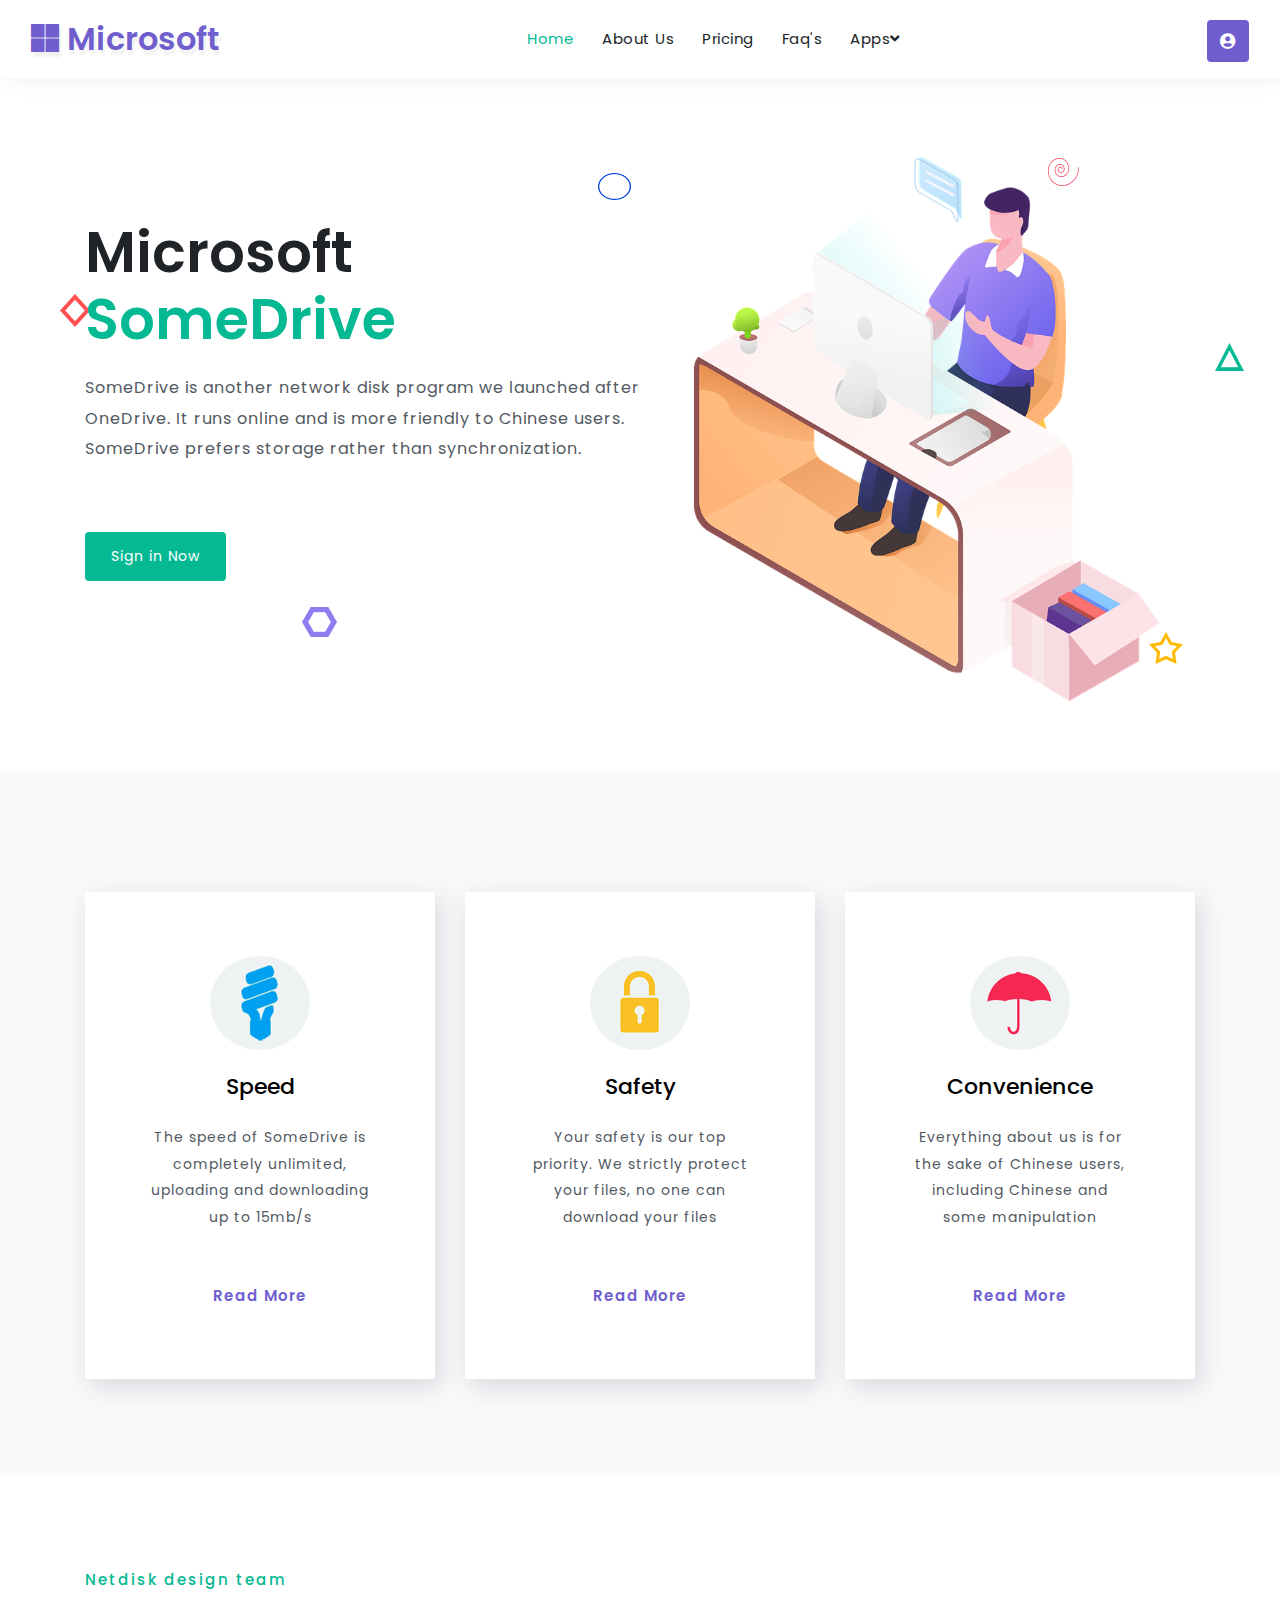
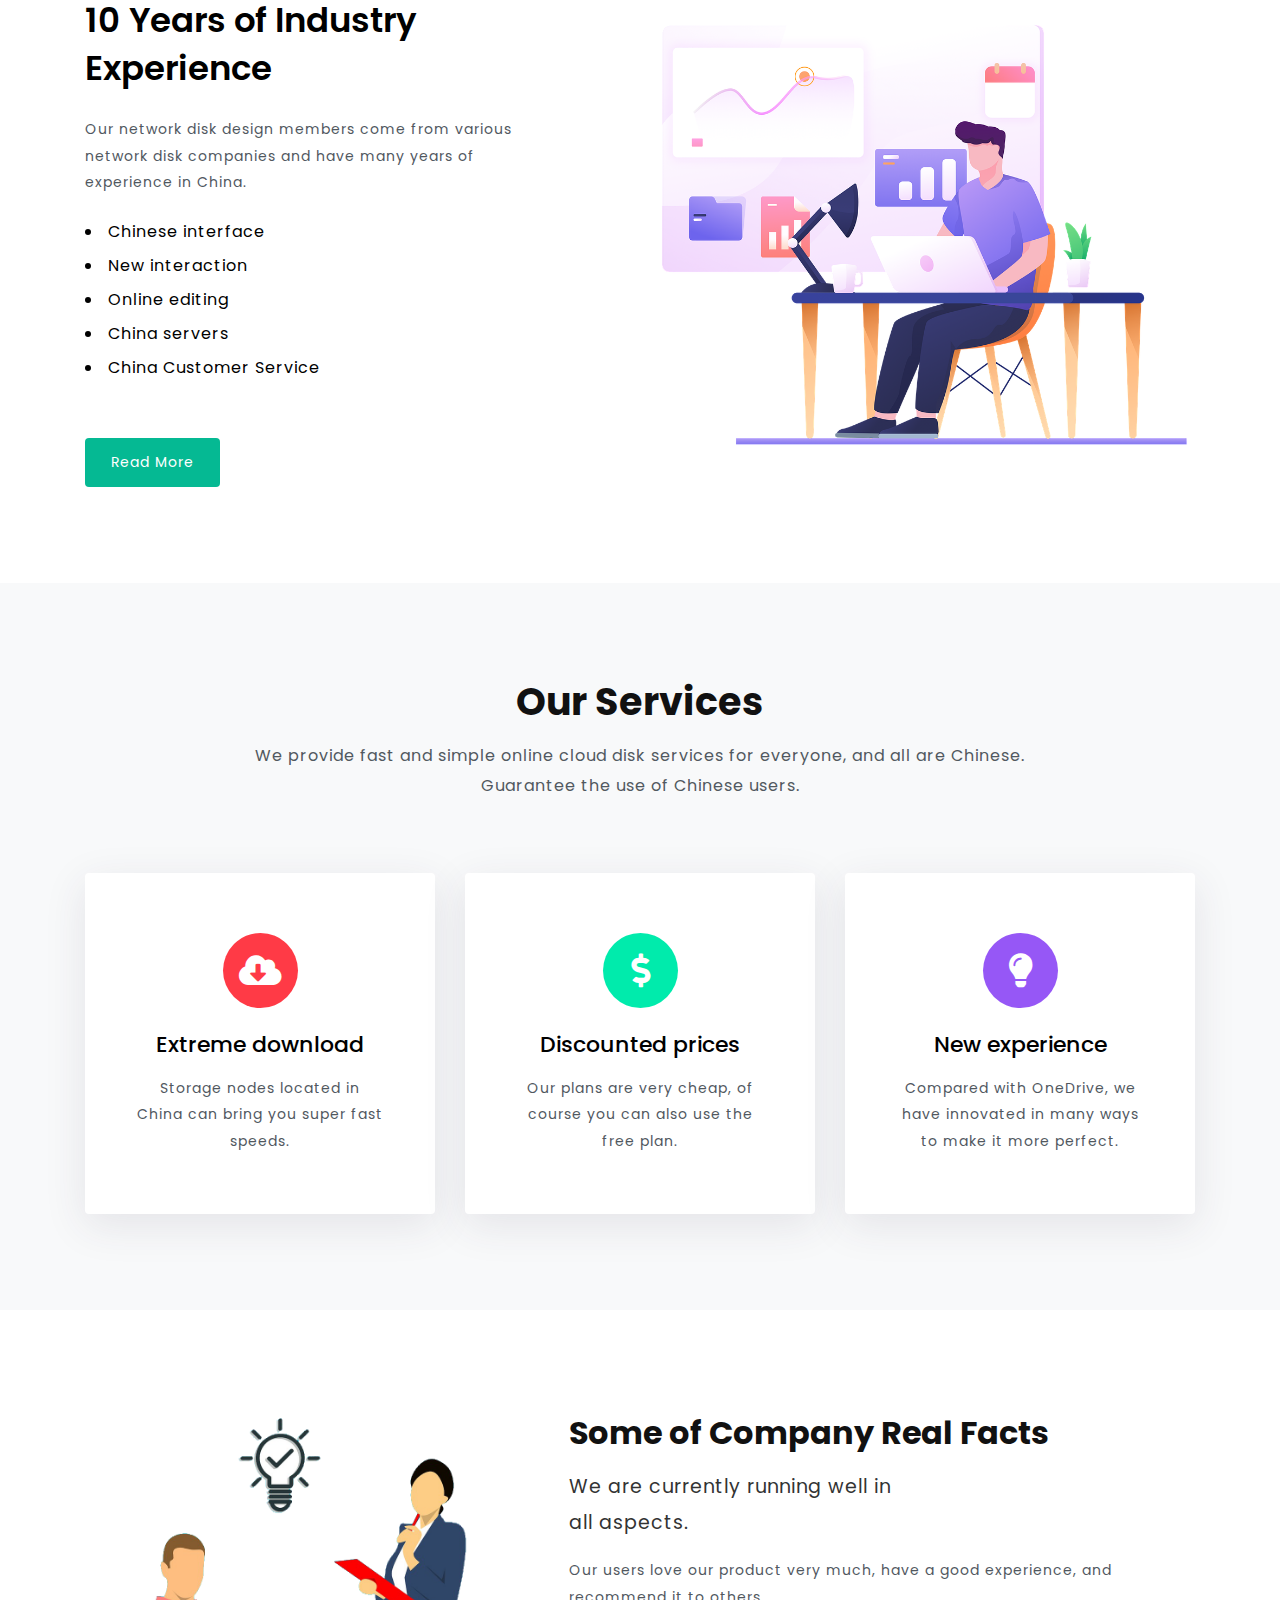
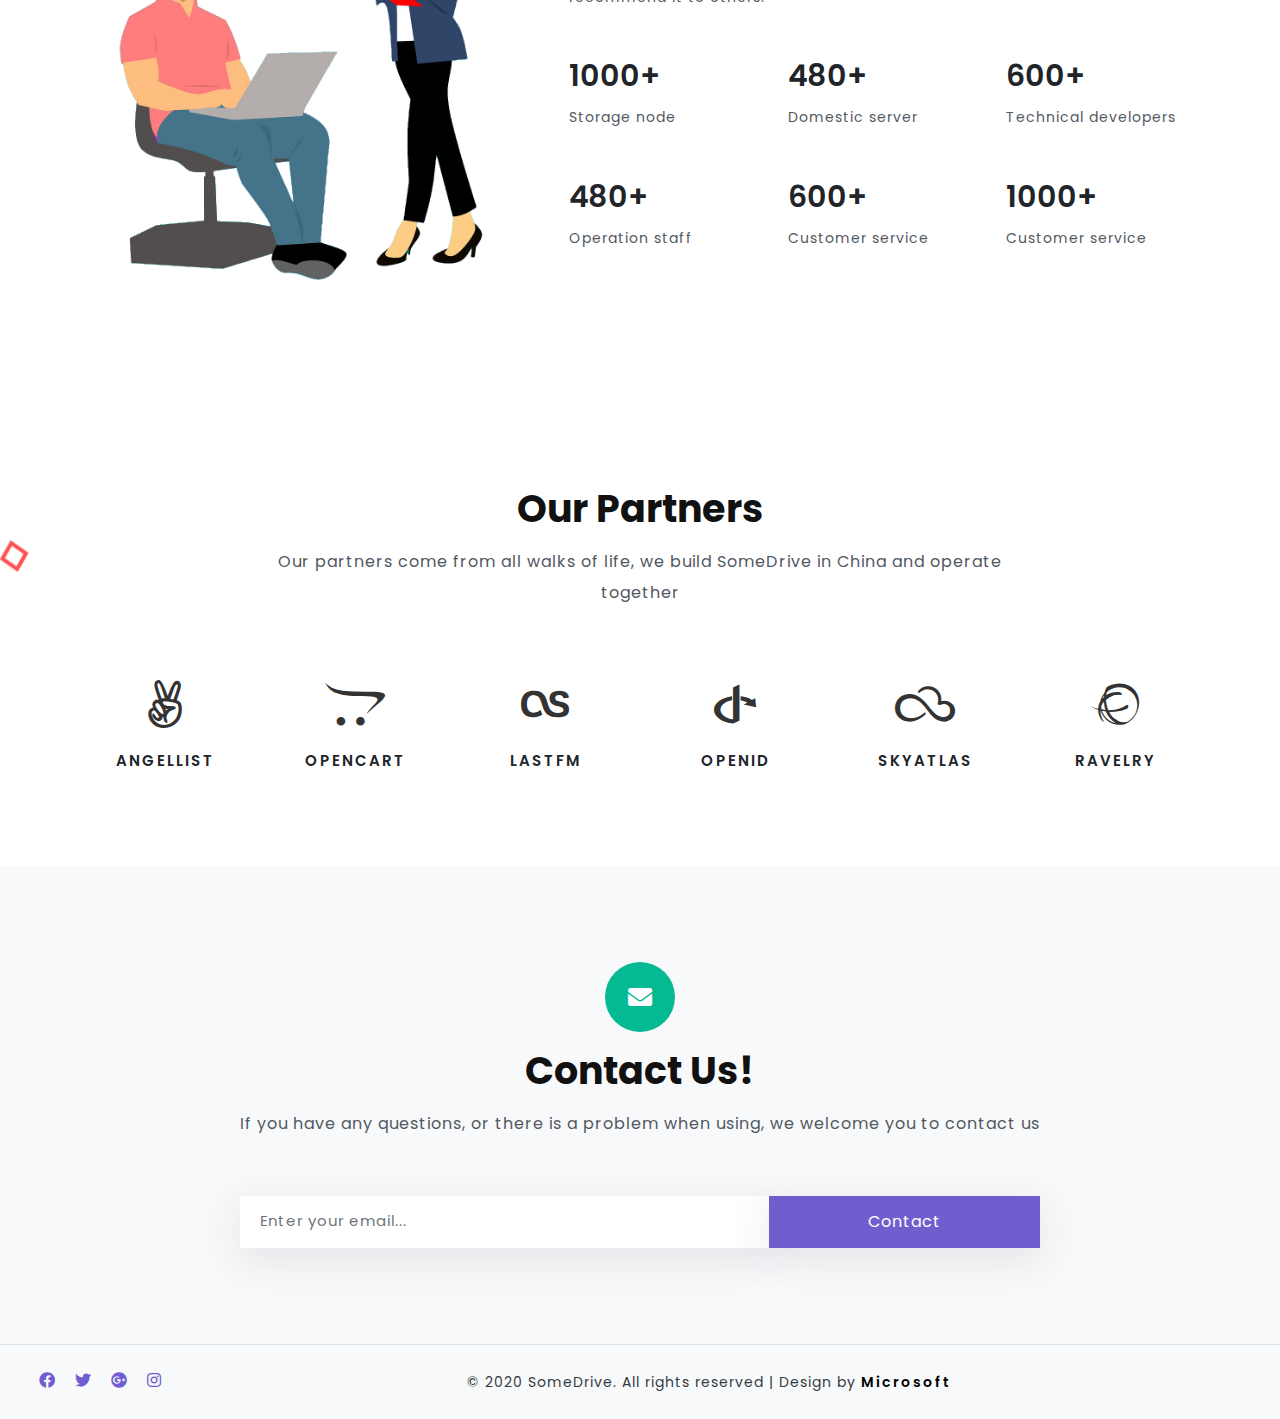
<file: SomeDrive/index.html>
<!--
Author: UTS
Author URL: http://uts.ski
-->

<!DOCTYPE html>
<html lang="zxx">

<head>
	<title>SomeDrive</title>
	<!-- Meta tag Keywords -->
	<meta name="viewport" content="width=device-width, initial-scale=1">
	<meta charset="UTF-8" />
	<link rel="Shortcut Icon" href="https://cdn.jsdelivr.net/gh/s-cloud-bk/Upic@master/uPic/favicon.ico" type="image/x-icon">
	<link rel="Icon" href="https://cdn.jsdelivr.net/gh/s-cloud-bk/Upic@master/uPic/favicon.ico" type="image/x-icon">
	<meta name="keywords" content="SomeDrive, OneDrive, Microsoft, Network disk, Free space, Fast Speed" />
	<script>
		addEventListener("load", function () {
			setTimeout(hideURLbar, 0);
		}, false);

		function hideURLbar() {
			window.scrollTo(0, 1);
		}
	</script>
	<!-- //Meta tag Keywords -->

	<!-- Custom-Files -->
	<link rel="stylesheet" href="css/bootstrap.css">
	<!-- Bootstrap-Core-CSS -->
	<link rel="stylesheet" href="css/style.css" type="text/css" media="all" />
	<!-- Style-CSS -->
	<link rel="stylesheet" href="css/all.css">
	<!-- Font-Awesome-Icons-CSS -->
	<!-- //Custom-Files -->

	<!-- Web-Fonts -->
	<link href="//fonts.googleapis.com/css?family=Poppins:100,100i,200,200i,300,300i,400,400i,500,500i,600,600i,700,700i,800,800i,900,900i&amp;subset=devanagari,latin-ext"
		  rel="stylesheet">
	<!-- //Web-Fonts -->

</head>

<body link="white">
<!-- main banner -->
<div class="main-top" id="home">
	<!-- header -->
	<header>
		<div class="container-fluid">
			<div class="header d-lg-flex justify-content-between align-items-center py-3 px-sm-3">
				<!-- logo -->
				<div id="logo">
					<h1><a href="index.html"><span class="fab fa-microsoft"></span>&nbspMicrosoft</a></h1>
				</div>
				<!-- //logo -->
				<!-- nav -->
				<div class="nav_w3ls">
					<nav>
						<label for="drop" class="toggle">Menu</label>
						<input type="checkbox" id="drop" />
						<ul class="menu">
							<li><a href="index.html" class="active">Home</a></li>
							<li><a href="about.html">About Us</a></li>
							<li><a href="pricing.html">Pricing</a></li>
							<li><a href="faq.html">Faq's</a></li>
							<li>
								<!-- Apps -->
								<label for="drop-2" class="toggle toogle-2">Apps<span class="fa fa-angle-down" aria-hidden="true"></span>
								</label>
								<a href="#">Apps<span class="fa fa-angle-down" aria-hidden="true"></span></a>
								<input type="checkbox" id="drop-2" />
								<ul>
									<li><a href="#" class="drop-text">iOS</a></li>
									<li><a href="#" class="drop-text">Android</a></li>
									<li><a href="#" class="drop-text">macOS</a></li>
									<li><a href="#" class="drop-text">Windows</a></li>
									<li><a href="#" class="drop-text">Linux</a></li>
								</ul>
							</li>
						</ul>
					</nav>
				</div>
				<!-- //nav -->
				<div class="d-flex mt-lg-1 mt-sm-2 mt-3 justify-content-center">
					<!-- download -->
					<a class="dwn-w3ls btn" href="https://somedrive.live/" target="_blank">
						<span class="fas fa-user-circle"></span>
					</a>
					<!-- //download -->
				</div>
			</div>
		</div>
	</header>
	<!-- //header -->

	<!-- banner -->
	<div class="banner_w3lspvt position-relative">
		<div class="container">
			<div class="d-md-flex">
				<div class="w3ls_banner_txt">
					<h3 class="w3ls_pvt-title">Microsoft <br><span>SomeDrive</span></h3>
					<p class="text-sty-banner">SomeDrive is another network disk program we launched after OneDrive. It runs online and is more friendly to Chinese users. SomeDrive prefers storage rather than synchronization.</p>
					<a href="https://somedrive.live/" class="btn button-style mt-md-5 mt-4">Sign in Now</a>
				</div>
				<div class="banner-img">
					<img src="images/banner.png" alt="" class="img-fluid">
				</div>
			</div>
		</div>
		<!-- animations effects -->
		<div class="icon-effects-w3l">
			<img src="images/shape1.png" alt="" class="img-fluid shape-wthree shape-w3-one">
			<img src="images/shape2.png" alt="" class="img-fluid shape-wthree shape-w3-two">
			<img src="images/shape3.png" alt="" class="img-fluid shape-wthree shape-w3-three">
			<img src="images/shape5.png" alt="" class="img-fluid shape-wthree shape-w3-four">
			<img src="images/shape4.png" alt="" class="img-fluid shape-wthree shape-w3-five">
			<img src="images/shape6.png" alt="" class="img-fluid shape-wthree shape-w3-six">
		</div>
		<!-- //animations effects -->
	</div>
	<!-- //banner -->
</div>
<!-- //main banner -->

<!-- what we do section -->
<div class="what bg-li py-5" id="what">
	<div class="container py-xl-5 py-lg-3">
		<div class="row about-bottom-w3l text-center mt-4">
			<div class="col-lg-4 about-grid">
				<div class="about-grid-main">
					<img src="images/img1.png" alt="" class="img-fluid">
					<h4 class="my-4">Speed</h4>
					<p>The speed of SomeDrive is completely unlimited, uploading and downloading up to 15mb/s</p>
					<a href="about.html" class="button-w3ls btn mt-sm-5 mt-4">Read More</a>
				</div>
			</div>
			<div class="col-lg-4 about-grid my-lg-0 my-5">
				<div class="about-grid-main">
					<img src="images/img2.png" alt="" class="img-fluid">
					<h4 class="my-4">Safety</h4>
					<p>Your safety is our top priority. We strictly protect your files, no one can download your files</p>
					<a href="about.html" class="button-w3ls btn mt-sm-5 mt-4">Read More</a>
				</div>
			</div>
			<div class="col-lg-4 about-grid">
				<div class="about-grid-main">
					<img src="images/img3.png" alt="" class="img-fluid">
					<h4 class="my-4">Convenience</h4>
					<p>Everything about us is for the sake of Chinese users, including Chinese and some manipulation</p>
					<a href="about.html" class="button-w3ls btn mt-sm-5 mt-4">Read More</a>
				</div>
			</div>
		</div>
	</div>
</div>
<!-- //what we do section -->

<!-- middle -->
<section class="midd-w3 py-5" id="faq">
	<div class="container py-xl-5 py-lg-3">
		<div class="row">
			<div class="col-lg-6 about-right-faq">
				<h6>Netdisk design team</h6>
				<h3 class="text-da">10 Years of Industry Experience</h3>
				<p class="mt-4">Our network disk design members come from various network disk companies and have many years of experience in China.</p>
				<ul class="w3l-right-book mt-4">
					<li>Chinese interface</li>
					<li>New interaction</li>
					<li>Online editing</li>
					<li>China servers</li>
					<li>China Customer Service</li>
				</ul>
				<a href="about.html" class="btn button-style button-style-2 mt-sm-5 mt-4">Read More</a>
			</div>
			<div class="col-lg-6 left-wthree-img text-right">
				<img src="images/b1.png" alt="" class="img-fluid mt-5" />
			</div>
		</div>
	</div>
</section>
<!-- //middle -->

<!-- services -->
<section class="banner-bottom-w3layouts bg-li py-5" id="services">
	<div class="container py-xl-5 py-lg-3">
		<h3 class="tittle text-center font-weight-bold">Our Services</h3>
		<p class="sub-tittle text-center mt-3 mb-sm-5 mb-4">We provide fast and simple online cloud disk services for everyone, and all are Chinese. Guarantee the use of Chinese users.</p>
		<div class="row pt-lg-4">
			<div class="col-lg-4 about-in text-center">
				<div class="card">
					<div class="card-body">
						<div class="bg-clr-w3l">
							<span class="fas fa-cloud-download-alt"></span>
						</div>
						<h5 class="card-title mt-4 mb-3">Extreme download</h5>
						<p class="card-text">Storage nodes located in China can bring you super fast speeds.</p>
					</div>
				</div>
			</div>
			<div class="col-lg-4 about-in text-center my-lg-0 my-3">
				<div class="card active">
					<div class="card-body">
						<div class="bg-clr-w3l">
							<span class="fas fa-dollar-sign"></span>
						</div>
						<h5 class="card-title mt-4 mb-3">Discounted prices</h5>
						<p class="card-text">Our plans are very cheap, of course you can also use the free plan.</p>
					</div>
				</div>
			</div>
			<div class="col-lg-4 about-in text-center">
				<div class="card">
					<div class="card-body">
						<div class="bg-clr-w3l">
							<span class="fas fa-lightbulb"></span>
						</div>
						<h5 class="card-title mt-4 mb-3">New experience</h5>
						<p class="card-text">Compared with OneDrive, we have innovated in many ways to make it more perfect.</p>
					</div>
				</div>
			</div>
		</div>
	</div>
</section>
<!-- //services -->

<!-- stats -->
<section class="bottom-count py-5" id="stats">
	<div class="container py-xl-5 py-lg-3">
		<div class="row">
			<div class="col-lg-5 left-img-w3ls">
				<img src="images/b2.png" alt="" class="img-fluid" />
			</div>
			<div class="col-lg-7 right-img-w3ls pl-lg-4 mt-lg-2 mt-4">
				<div class="bott-w3ls mr-xl-5">
					<h3 class="title-w3 text-bl mb-3 font-weight-bold">Some of Company Real Facts</h3>
					<p class="title-sub-2 mb-3">We are currently running well in <br>all aspects.</p>
					<p>Our users love our product very much, have a good experience, and recommend it to others.</p>
				</div>
				<div class="row mt-5">
					<div class="col-sm-4 count-w3ls">
						<h4>1000+</h4>
						<p>Storage node</p>
					</div>
					<div class="col-sm-4 count-w3ls mt-sm-0 mt-3">
						<h4>480+</h4>
						<p>Domestic server</p>
					</div>
					<div class="col-sm-4 count-w3ls mt-sm-0 mt-3">
						<h4>600+</h4>
						<p>Technical developers</p>
					</div>
				</div>
				<div class="row mt-sm-5 mt-4">
					<div class="col-sm-4 count-w3ls">
						<h4>480+</h4>
						<p>Operation staff</p>
					</div>
					<div class="col-sm-4 count-w3ls mt-sm-0 mt-3">
						<h4>600+</h4>
						<p>Customer service</p>
					</div>
					<div class="col-sm-4 count-w3ls mt-sm-0 mt-3">
						<h4>1000+</h4>
						<p>Customer service</p>
					</div>
				</div>
			</div>
		</div>
	</div>
</section>
<!-- //stats -->

<!-- partners -->
<section class="partners py-5" id="partners">
	<div class="container py-xl-5 py-lg-3">
		<h3 class="tittle text-center font-weight-bold">Our Partners</h3>
		<p class="sub-tittle text-center mt-3 mb-sm-5 mb-4">Our partners come from all walks of life, we build SomeDrive in China and operate together</p>
		<div class="row grid-part text-center pt-4">
			<div class="col-md-2 col-4">
				<div class="parts-w3ls">
					<a href="https://angel.co/"><span class="fab fa-angellist"></span></a>
					<h4>Angellist</h4>
				</div>
			</div>
			<div class="col-md-2 col-4">
				<div class="parts-w3ls">
					<a href="https://www.opencart.com/"><span class="fab fa-opencart"></span></a>
					<h4>opencart</h4>
				</div>
			</div>
			<div class="col-md-2 col-4">
				<div class="parts-w3ls">
					<a href="https://www.last.fm/"><span class="fab fa-lastfm"></span></a>
					<h4>lastfm</h4>
				</div>
			</div>
			<div class="col-md-2 col-4 mt-md-0 mt-4">
				<div class="parts-w3ls">
					<a href="https://openid.net/"><span class="fab fa-openid"></span></a>
					<h4>openid</h4>
				</div>
			</div>
			<div class="col-md-2 col-4 mt-md-0 mt-4">
				<div class="parts-w3ls">
					<a href="http://www.skyatlas.com/"><span class="fab fa-skyatlas"></span></a>
					<h4>skyatlas</h4>
				</div>
			</div>
			<div class="col-md-2 col-4 mt-md-0 mt-4">
				<div class="parts-w3ls">
					<a href="https://www.ravelry.com/"><span class="fab fa-ravelry"></span></a>
					<h4>ravelry</h4>
				</div>
			</div>
		</div>
	</div>
</section>
<!-- //partners -->

<!-- footer -->
<footer class="bg-li py-5">
	<div class="container py-xl-5 py-lg-3">
		<!-- subscribe -->
		<div class="subscribe mx-auto">
			<div class="icon-effect-w3">
				<span class="fas fa-envelope"></span>
			</div>
			<h2 class="tittle text-center font-weight-bold">Contact Us!</h2>
			<p class="sub-tittle text-center mt-3 mb-sm-5 mb-4">If you have any questions, or there is a problem when using, we welcome you to contact us</p>
			<form action="#" method="post" class="subscribe-wthree pt-2">
				<div class="d-flex subscribe-wthree-field">
					<input class="form-control" type="email" placeholder="Enter your email..." name="email" required="">
					<button class="btn form-control w-50" type="submit"><a style="color: white" href="mailto:zhangrr601@163.com?subject=Microsoft Help&body=SomeDrive:" rel="nofollow">Contact</a></button>
				</div>
			</form>
		</div>
		<!-- //subscribe -->
	</div>
</footer>
<!-- //footer -->
<!-- copyright bottom -->
<div class="copy-bottom bg-li py-4 border-top">
	<div class="container-fluid">
		<div class="d-md-flex px-md-3 position-relative text-center">
			<!-- footer social icons -->
			<div class="social-icons-footer mb-md-0 mb-3">
				<ul class="list-unstyled">
					<li>
						<a href="https://www.facebook.com/">
							<span class="fab fa-facebook"></span>
						</a>
					</li>
					<li>
						<a href="https://twitter.com/">
							<span class="fab fa-twitter"></span>
						</a>
					</li>
					<li>
						<a href="https://myaccount.google.com/">
							<span class="fab fa-google-plus"></span>
						</a>
					</li>
					<li>
						<a href="https://www.instagram.com/">
							<span class="fab fa-instagram"></span>
						</a>
					</li>
				</ul>
			</div>
			<!-- //footer social icons -->
			<!-- copyright -->
			<div class="copy_right mx-md-auto mb-md-0 mb-3">
				<p class="text-bl let">© 2020 SomeDrive. All rights reserved | Design by
					<a href="http://microsoft.com/" target="_blank">Microsoft</a>
				</p>
			</div>
			<!-- //copyright -->
			<!-- move top icon -->
			<a href="#home" class="move-top text-center">
				<span class="fa fa-level-up" aria-hidden="true"></span>
			</a>
			<!-- //move top icon -->
		</div>
	</div>
</div>
<!-- //copyright bottom -->

</body>

</html>
</file>
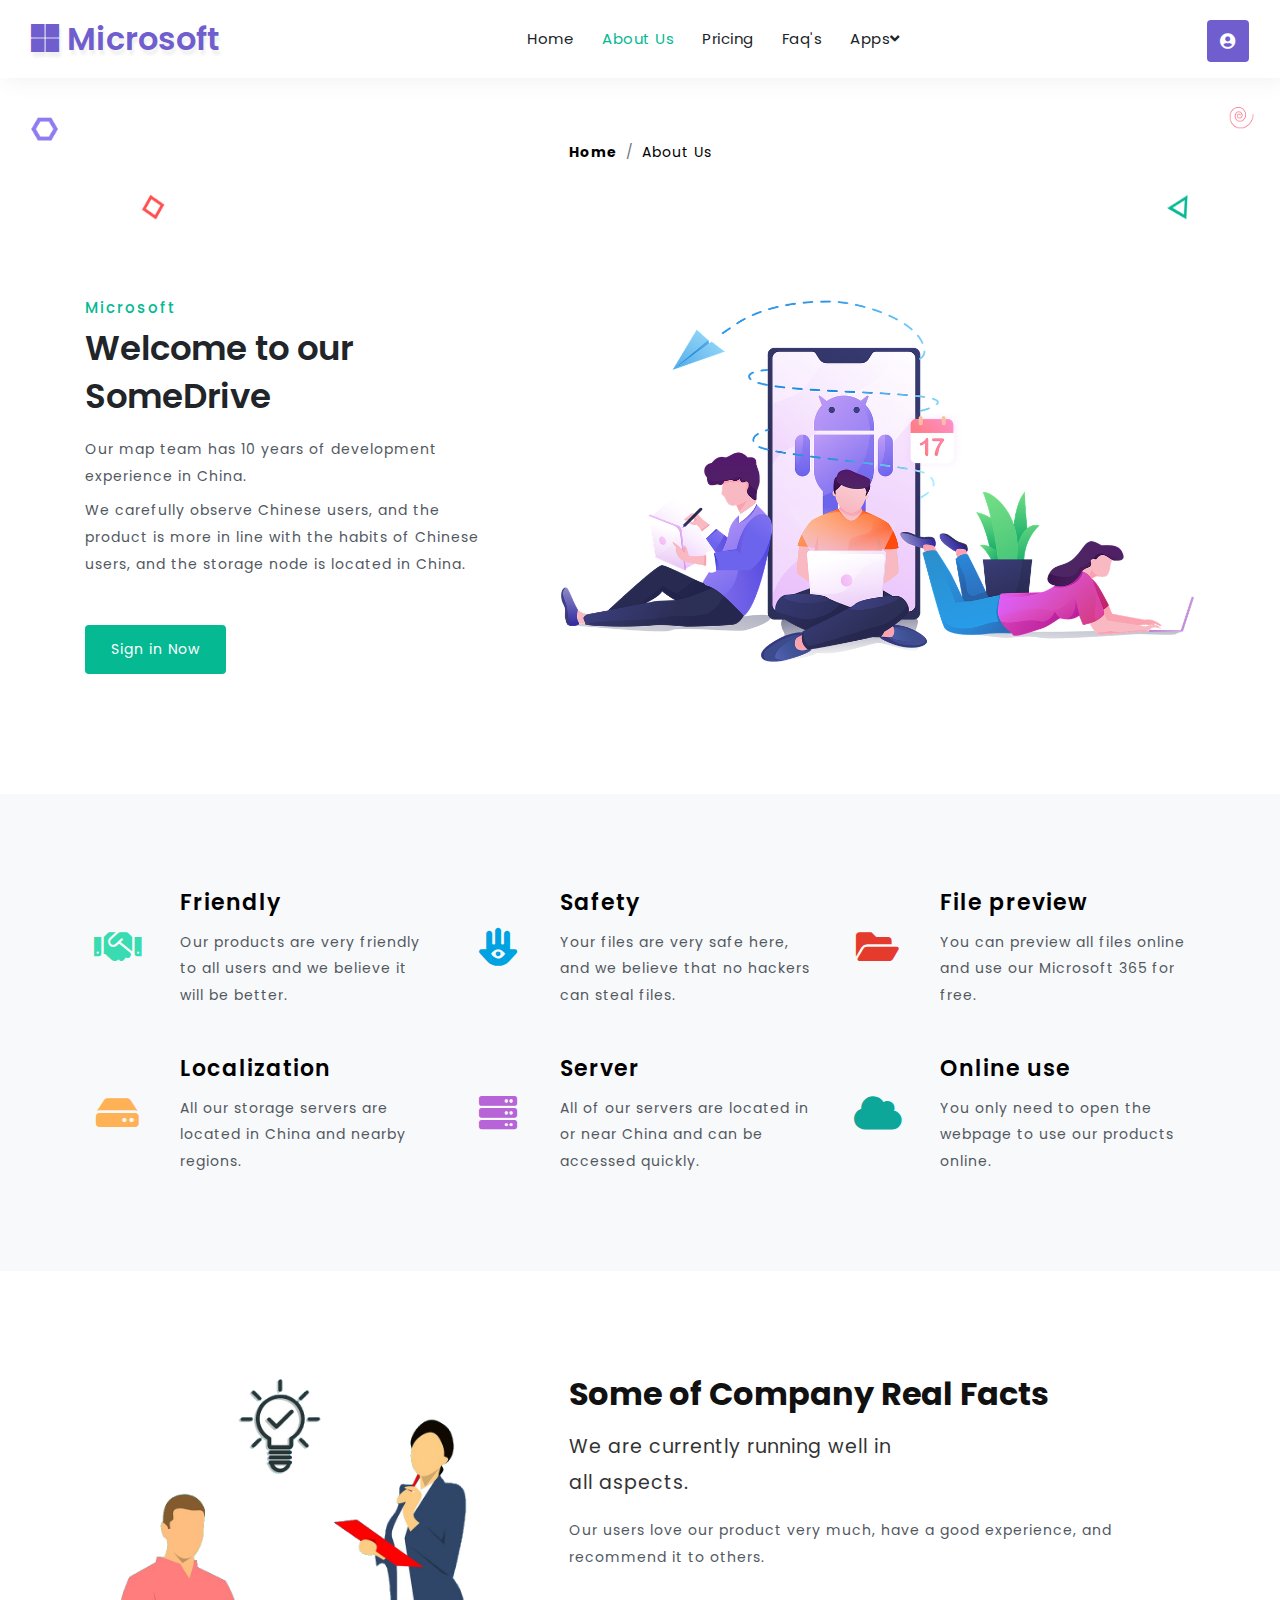
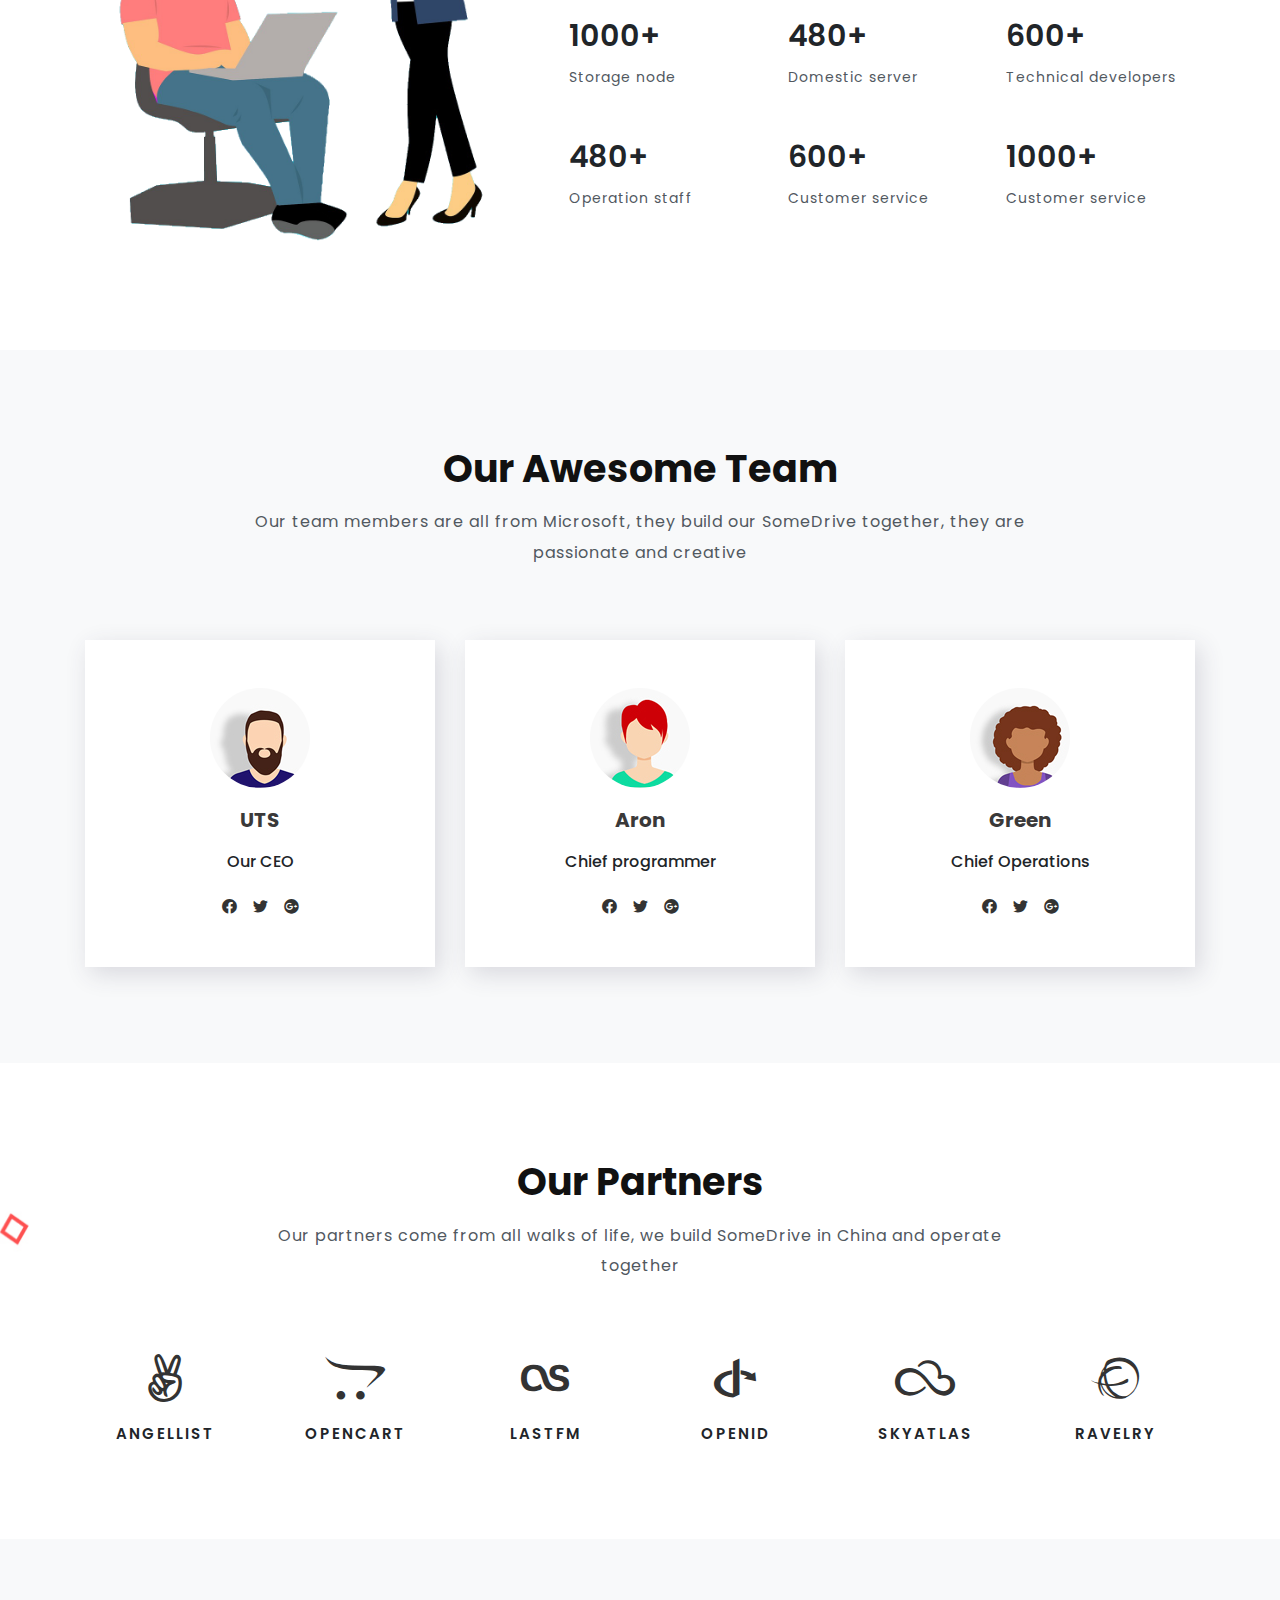
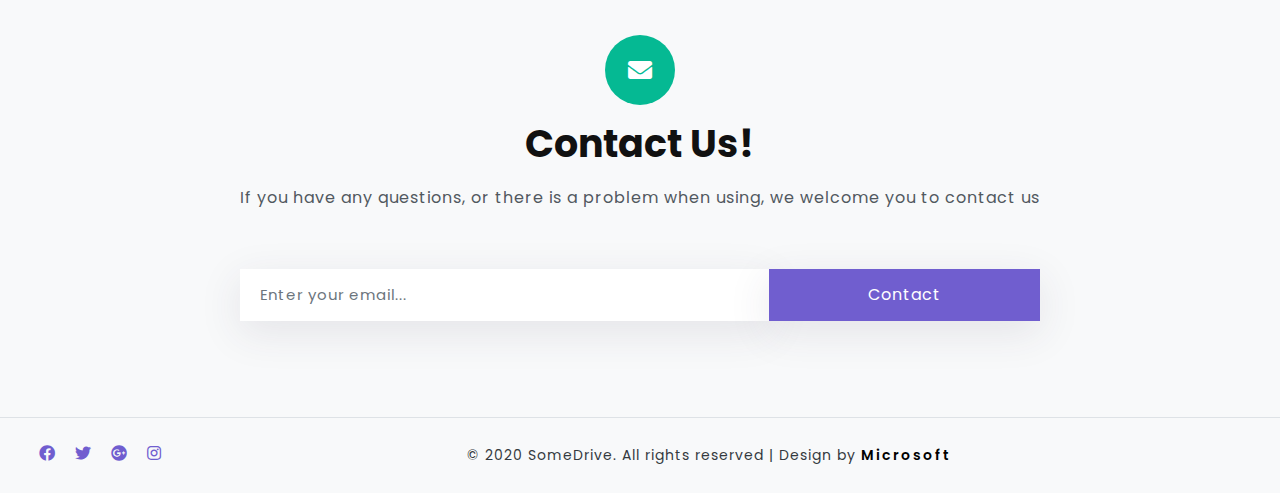
<file: SomeDrive/about.html>
<!--
Author: UTS
Author URL: http://uts.ski
-->

<!DOCTYPE html>
<html lang="zxx">

<head>
	<title>SomeDrive | About US</title>
	<link rel="Shortcut Icon" href="https://cdn.jsdelivr.net/gh/s-cloud-bk/Upic@master/uPic/favicon.ico" type="image/x-icon">
	<link rel="Icon" href="https://cdn.jsdelivr.net/gh/s-cloud-bk/Upic@master/uPic/favicon.ico" type="image/x-icon">
	<!-- Meta tag Keywords -->
	<meta name="viewport" content="width=device-width, initial-scale=1">
	<meta charset="UTF-8" />
	<meta name="keywords" content="SomeDrive, OneDrive, Microsoft, Network disk, Free space, Fast Speed" />
	<script>
		addEventListener("load", function () {
			setTimeout(hideURLbar, 0);
		}, false);

		function hideURLbar() {
			window.scrollTo(0, 1);
		}
	</script>
	<!-- //Meta tag Keywords -->

	<!-- Custom-Files -->
	<link rel="stylesheet" href="css/bootstrap.css">
	<!-- Bootstrap-Core-CSS -->
	<link rel="stylesheet" href="css/style.css" type="text/css" media="all" />
	<!-- Style-CSS -->
	<link href="css/all.css" rel="stylesheet">
	<!-- Font-Awesome-Icons-CSS -->
	<!-- //Custom-Files -->

	<!-- Web-Fonts -->
	<link href="//fonts.googleapis.com/css?family=Poppins:100,100i,200,200i,300,300i,400,400i,500,500i,600,600i,700,700i,800,800i,900,900i&amp;subset=devanagari,latin-ext"
	 rel="stylesheet">
	<!-- //Web-Fonts -->
</head>

<body>
	<!-- main banner -->
	<div class="main-top" id="home">
		<!-- header -->
		<header>
			<div class="container-fluid">
				<div class="header d-lg-flex justify-content-between align-items-center py-3 px-sm-3">
					<!-- logo -->
					<div id="logo">
						<h1><a href="index.html"><span class="fab fa-microsoft"></span>&nbspMicrosoft</a></h1>
					</div>
					<!-- //logo -->
					<!-- nav -->
					<div class="nav_w3ls">
						<nav>
							<label for="drop" class="toggle">Menu</label>
							<input type="checkbox" id="drop" />
							<ul class="menu">
								<li><a href="index.html">Home</a></li>
								<li><a href="about.html"  class="active">About Us</a></li>
								<li><a href="pricing.html">Pricing</a></li>
								<li><a href="faq.html">Faq's</a></li>
								<li>
									<!-- Apps -->
									<label for="drop-2" class="toggle toogle-2">Apps<span class="fa fa-angle-down" aria-hidden="true"></span>
									</label>
									<a href="#">Apps<span class="fa fa-angle-down" aria-hidden="true"></span></a>
									<input type="checkbox" id="drop-2" />
									<ul>
										<li><a href="#" class="drop-text">iOS</a></li>
										<li><a href="#" class="drop-text">Android</a></li>
										<li><a href="#" class="drop-text">macOS</a></li>
										<li><a href="#" class="drop-text">Windows</a></li>
										<li><a href="#" class="drop-text">Linux</a></li>
									</ul>
								</li>
							</ul>
						</nav>
					</div>
					<!-- //nav -->
					<div class="d-flex mt-lg-1 mt-sm-2 mt-3 justify-content-center">
						<!-- download -->
						<a class="dwn-w3ls btn" href="https://somedrive.live/" target="_blank">
							<span class="fas fa-user-circle"></span>
						</a>
						<!-- //download -->
					</div>
				</div>
			</div>
		</header>
		<!-- //header -->

		<!-- banner -->
		<div class="banner_w3lspvt-2">
			<ol class="breadcrumb">
				<li class="breadcrumb-item"><a href="index.html" class="font-weight-bold">Home</a></li>
				<li class="breadcrumb-item" aria-current="page">About Us</li>
			</ol>
		</div>
		<!-- //banner -->
	</div>
	<!-- //main banner -->

	<!-- about -->
	<div class="about-inner py-5">
		<div class="container pb-xl-5 pb-lg-3">
			<div class="row py-xl-4">
				<div class="col-lg-5 about-right-faq pr-5">
					<h6>Microsoft</h6>
					<h3 class="mt-2 mb-3">Welcome to our SomeDrive</h3>
					<p>Our map team has 10 years of development experience in China.</p>
					<p class="mt-2">We carefully observe Chinese users, and the product is more in line with the habits of Chinese users, and the storage node is located in China.</p>
					<a href="https://somedrive.live/" class="btn button-style mt-sm-5 mt-4">Sign in Now</a>
				</div>
				<div class="col-lg-7 welcome-right text-center mt-lg-0 mt-5">
					<img src="images/about.png" alt="" class="img-fluid" />
				</div>
			</div>
		</div>
	</div>
	<!-- //about -->

	<!-- why -->
	<section class="why bg-li py-5" id="why">
		<div class="container py-xl-5 py-3">
			<div class="row">
				<div class="col-md-4">
					<div class="ser-grd">
						<div class="row">
							<div class="col-md-3 col-2 text-center services-icon icon-clr5">
								<span class="fas fa-handshake"></span>
							</div>
							<div class="col-md-9 col-10 text-left services-grid">
								<h4>Friendly</h4>
								<p>Our products are very friendly to all users and we believe it will be better.</p>
							</div>
						</div>
					</div>
					<div class="ser-grd mt-md-5 mt-4">
						<div class="row">
							<div class="col-md-3 col-2 text-center services-icon icon-clr6">
								<span class="fas fa-hdd"></span>
							</div>
							<div class="col-md-9 col-10 text-left services-grid">
								<h4>Localization</h4>
								<p>All our storage servers are located in China and nearby regions.</p>
							</div>
						</div>
					</div>
				</div>
				<div class="col-md-4">
					<div class="ser-grd mt-md-0 mt-4">
						<div class="row">
							<div class="col-md-3 col-2 text-center services-icon icon-clr1">
								<span class="fas fa-hamsa"></span>
							</div>
							<div class="col-md-9 col-10 text-left services-grid">
								<h4>Safety</h4>
								<p>Your files are very safe here, and we believe that no hackers can steal files.</p>
							</div>
						</div>
					</div>
					<div class="ser-grd mt-md-5 mt-4">
						<div class="row">
							<div class="col-md-3 col-2 text-center services-icon icon-clr2">
								<span class="fas fa fa-server"></span>
							</div>
							<div class="col-md-9 col-10 text-left services-grid">
								<h4>Server</h4>
								<p>All of our servers are located in or near China and can be accessed quickly.</p>
							</div>
						</div>
					</div>
				</div>
				<div class="col-md-4">
					<div class="ser-grd mt-md-0 mt-4">
						<div class="row">
							<div class="col-md-3 col-2 text-center services-icon icon-clr3">
								<span class="fa fa-folder-open"></span>
							</div>
							<div class="col-md-9 col-10 text-left services-grid">
								<h4>File preview</h4>
								<p>You can preview all files online and use our Microsoft 365 for free.</p>
							</div>
						</div>
					</div>
					<div class="ser-grd mt-md-5 mt-4">
						<div class="row">
							<div class="col-md-3 col-2 text-center services-icon icon-clr4">
								<span class="fas fa-cloud"></span>
							</div>
							<div class="col-md-9 col-10 text-left services-grid">
								<h4>Online use</h4>
								<p>You only need to open the webpage to use our products online.</p>
							</div>
						</div>
					</div>
				</div>
			</div>
		</div>
	</section>
	<!-- //services -->

	<!-- stats -->
	<section class="bottom-count py-5" id="stats">
		<div class="container py-xl-5 py-lg-3">
			<div class="row">
				<div class="col-lg-5 left-img-w3ls">
					<img src="images/b2.png" alt="" class="img-fluid" />
				</div>
				<div class="col-lg-7 right-img-w3ls pl-lg-4 mt-lg-2 mt-4">
					<div class="bott-w3ls mr-xl-5">
						<h3 class="title-w3 text-bl mb-3 font-weight-bold">Some of Company Real Facts</h3>
						<p class="title-sub-2 mb-3">We are currently running well in <br>all aspects.</p>
						<p>Our users love our product very much, have a good experience, and recommend it to others.</p>
					</div>
					<div class="row mt-5">
						<div class="col-sm-4 count-w3ls">
							<h4>1000+</h4>
							<p>Storage node</p>
						</div>
						<div class="col-sm-4 count-w3ls mt-sm-0 mt-3">
							<h4>480+</h4>
							<p>Domestic server</p>
						</div>
						<div class="col-sm-4 count-w3ls mt-sm-0 mt-3">
							<h4>600+</h4>
							<p>Technical developers</p>
						</div>
					</div>
					<div class="row mt-sm-5 mt-4">
						<div class="col-sm-4 count-w3ls">
							<h4>480+</h4>
							<p>Operation staff</p>
						</div>
						<div class="col-sm-4 count-w3ls mt-sm-0 mt-3">
							<h4>600+</h4>
							<p>Customer service</p>
						</div>
						<div class="col-sm-4 count-w3ls mt-sm-0 mt-3">
							<h4>1000+</h4>
							<p>Customer service</p>
						</div>
					</div>
				</div>
			</div>
		</div>
	</section>
	<!-- //stats -->

	<!-- team -->
	<section class="team bg-li py-5" id="team">
		<div class="container py-xl-5 py-lg-3">
			<h3 class="tittle text-center font-weight-bold">Our Awesome Team</h3>
			<p class="sub-tittle text-center mt-3 mb-sm-5 mb-4">Our team members are all from Microsoft, they build our SomeDrive together, they are passionate and creative</p>
			<div class="row ab-info second pt-lg-4">
				<div class="col-lg-4 col-sm-6 ab-content text-center mt-lg-0 mt-4">
					<div class="ab-content-inner">
						<img src="images/t1.jpg" alt="news image" class="img-fluid">
						<div class="ab-info-con">
							<h4 class="text-team-w3">UTS</h4>
							<h6>Our CEO</h6>
							<br>
							<ul class="list-unstyled team-socil-w3pvts">
								<li class="d-inline">
									<a href="https://facebook.com/"><span class="fab fa-facebook"></span></a>
								</li>
								<li class="d-inline">
									<a href="https://twitter.com/"><span class="fab fa-twitter"></span></a>
								</li>
								<li class="d-inline">
									<a href="https://myaccount.google.com/"><span class="fab fa-google-plus"></span></a>
								</li>
							</ul>
						</div>
					</div>
				</div>
				<div class="col-lg-4 col-sm-6 ab-content text-center mt-lg-0 mt-4">
					<div class="ab-content-inner">
						<img src="images/t2.jpg" alt="news image" class="img-fluid">
						<div class="ab-info-con">
							<h4 class="text-team-w3">Aron</h4>
							<h6>Chief programmer</h6>
							<br>
							<ul class="list-unstyled team-socil-w3pvts">
								<li class="d-inline">
									<a href="https://facebook.com/"><span class="fab fa-facebook"></span></a>
								</li>
								<li class="d-inline">
									<a href="https://twitter.com/"><span class="fab fa-twitter"></span></a>
								</li>
								<li class="d-inline">
									<a href="https://myaccount.google.com/"><span class="fab fa-google-plus"></span></a>
								</li>
							</ul>
						</div>
					</div>
				</div>
				<div class="col-lg-4 col-sm-6 ab-content text-center mt-lg-0 mt-4">
					<div class="ab-content-inner">
						<img src="images/t3.jpg" alt="news image" class="img-fluid">
						<div class="ab-info-con">
							<h4 class="text-team-w3">Green</h4>
							<h6>Chief Operations</h6>
							<br>
							<ul class="list-unstyled team-socil-w3pvts">
								<li class="d-inline">
									<a href="https://facebook.com/"><span class="fab fa-facebook"></span></a>
								</li>
								<li class="d-inline">
									<a href="https://twitter.com/"><span class="fab fa-twitter"></span></a>
								</li>
								<li class="d-inline">
									<a href="https://myaccount.google.com/"><span class="fab fa-google-plus"></span></a>
								</li>
							</ul>
						</div>
					</div>
				</div>
			</div>
		</div>
	</section>
	<!-- //team -->

	<!-- partners -->
	<section class="partners py-5" id="partners">
		<div class="container py-xl-5 py-lg-3">
			<h3 class="tittle text-center font-weight-bold">Our Partners</h3>
			<p class="sub-tittle text-center mt-3 mb-sm-5 mb-4">Our partners come from all walks of life, we build SomeDrive in China and operate together</p>
			<div class="row grid-part text-center pt-4">
				<div class="col-md-2 col-4">
					<div class="parts-w3ls">
						<a href="https://angel.co/"><span class="fab fa-angellist"></span></a>
						<h4>Angellist</h4>
					</div>
				</div>
				<div class="col-md-2 col-4">
					<div class="parts-w3ls">
						<a href="https://www.opencart.com/"><span class="fab fa-opencart"></span></a>
						<h4>opencart</h4>
					</div>
				</div>
				<div class="col-md-2 col-4">
					<div class="parts-w3ls">
						<a href="https://www.last.fm/"><span class="fab fa-lastfm"></span></a>
						<h4>lastfm</h4>
					</div>
				</div>
				<div class="col-md-2 col-4 mt-md-0 mt-4">
					<div class="parts-w3ls">
						<a href="https://openid.net/"><span class="fab fa-openid"></span></a>
						<h4>openid</h4>
					</div>
				</div>
				<div class="col-md-2 col-4 mt-md-0 mt-4">
					<div class="parts-w3ls">
						<a href="http://www.skyatlas.com/"><span class="fab fa-skyatlas"></span></a>
						<h4>skyatlas</h4>
					</div>
				</div>
				<div class="col-md-2 col-4 mt-md-0 mt-4">
					<div class="parts-w3ls">
						<a href="https://www.ravelry.com/"><span class="fab fa-ravelry"></span></a>
						<h4>ravelry</h4>
					</div>
				</div>
			</div>
		</div>
	</section>
	<!-- //partners -->

	<!-- footer -->
	<footer class="bg-li py-5">
		<div class="container py-xl-5 py-lg-3">
			<!-- subscribe -->
			<div class="subscribe mx-auto">
				<div class="icon-effect-w3">
					<span class="fas fa-envelope"></span>
				</div>
				<h2 class="tittle text-center font-weight-bold">Contact Us!</h2>
				<p class="sub-tittle text-center mt-3 mb-sm-5 mb-4">If you have any questions, or there is a problem when using, we welcome you to contact us</p>
				<form action="#" method="post" class="subscribe-wthree pt-2">
					<div class="d-flex subscribe-wthree-field">
						<input class="form-control" type="email" placeholder="Enter your email..." name="email" required="">
						<button class="btn form-control w-50" type="submit"><a style="color: white" href="mailto:zhangrr601@163.com?subject=Microsoft Help&body=SomeDrive:" rel="nofollow">Contact</a></button>
					</div>
				</form>
			</div>
			<!-- //subscribe -->
		</div>
	</footer>
	<!-- //footer -->
	<!-- copyright bottom -->
	<div class="copy-bottom bg-li py-4 border-top">
		<div class="container-fluid">
			<div class="d-md-flex px-md-3 position-relative text-center">
				<!-- footer social icons -->
				<div class="social-icons-footer mb-md-0 mb-3">
					<ul class="list-unstyled">
						<li>
							<a href="https://www.facebook.com/">
								<span class="fab fa-facebook"></span>
							</a>
						</li>
						<li>
							<a href="https://twitter.com/">
								<span class="fab fa-twitter"></span>
							</a>
						</li>
						<li>
							<a href="https://myaccount.google.com/">
								<span class="fab fa-google-plus"></span>
							</a>
						</li>
						<li>
							<a href="https://www.instagram.com/">
								<span class="fab fa-instagram"></span>
							</a>
						</li>
					</ul>
				</div>
				<!-- //footer social icons -->
				<!-- copyright -->
				<div class="copy_right mx-md-auto mb-md-0 mb-3">
					<p class="text-bl let">© 2020 SomeDrive. All rights reserved | Design by
						<a href="http://microsoft.com/" target="_blank">Microsoft</a>
					</p>
				</div>
				<!-- //copyright -->
				<!-- move top icon -->
				<a href="#home" class="move-top text-center">
					<span class="fa fa-level-up" aria-hidden="true"></span>
				</a>
				<!-- //move top icon -->
			</div>
		</div>
	</div>
	<!-- //copyright bottom -->

</body>

</html>
</file>
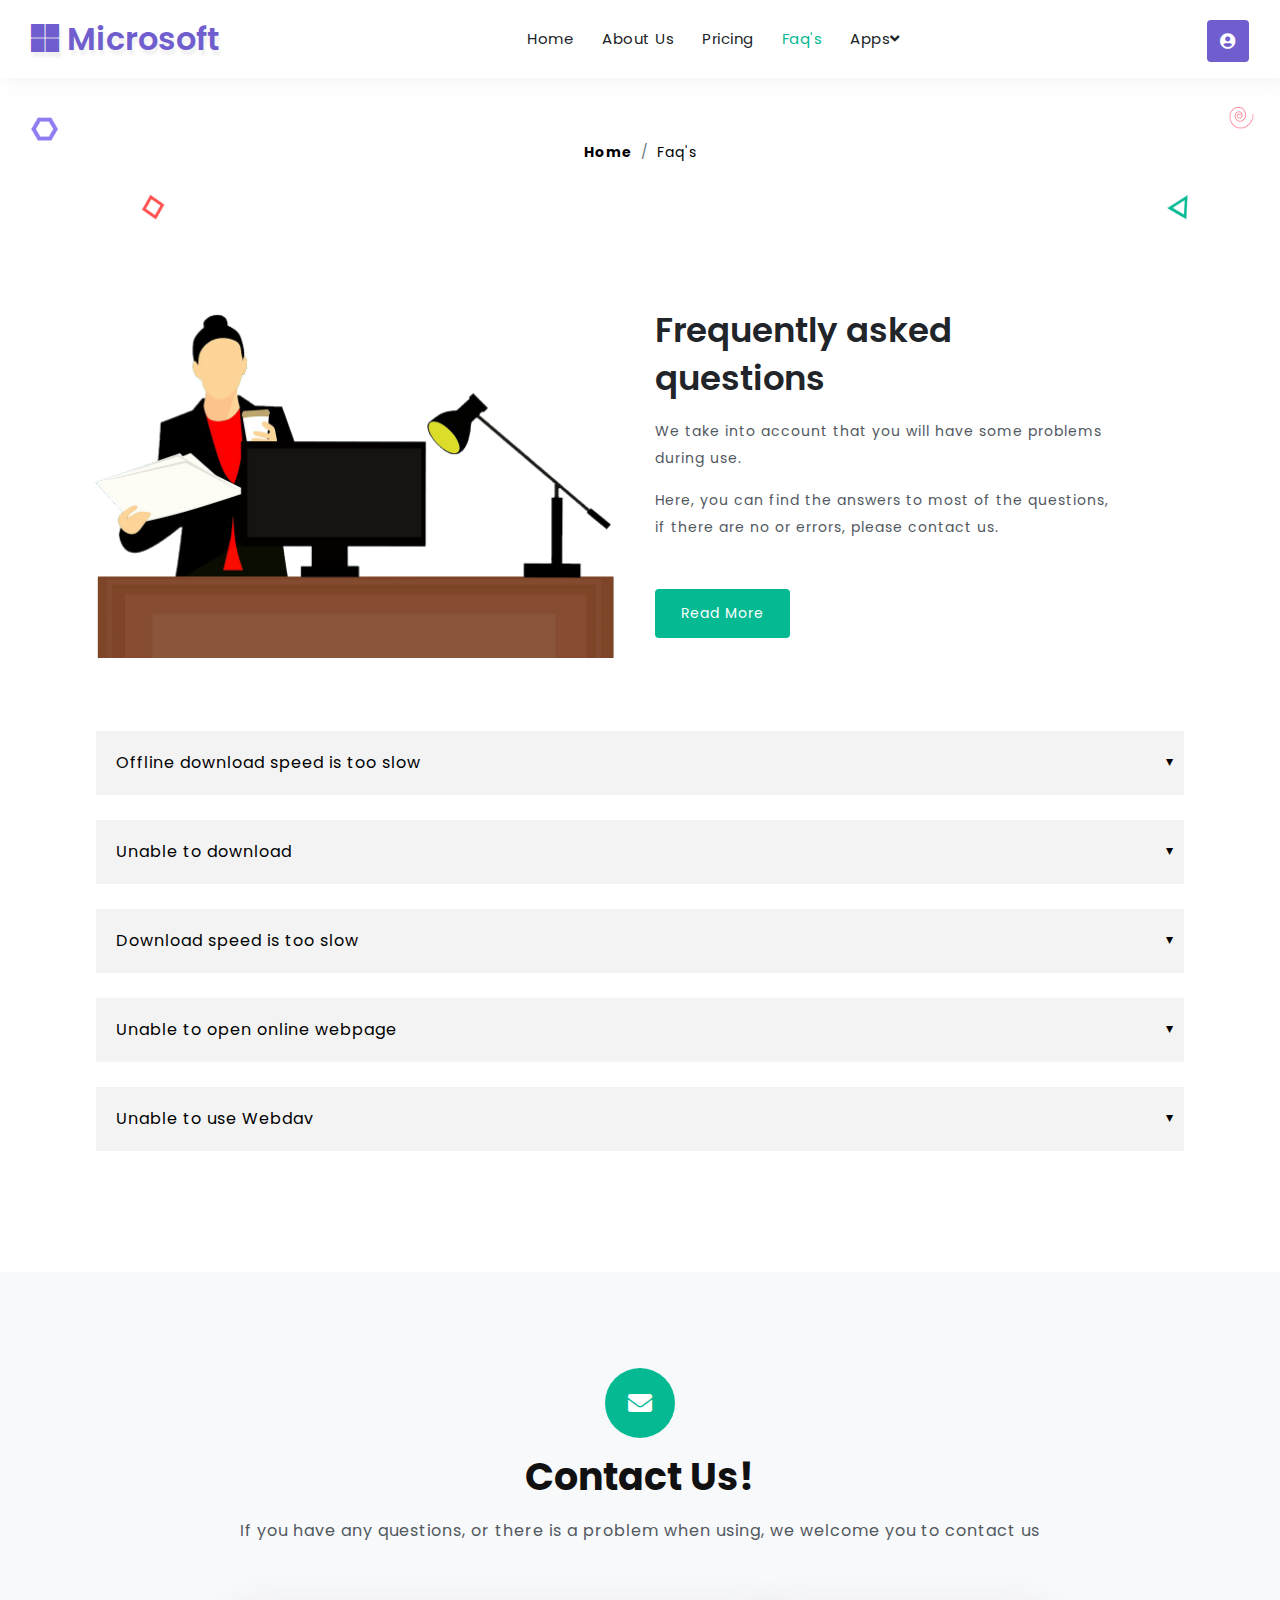
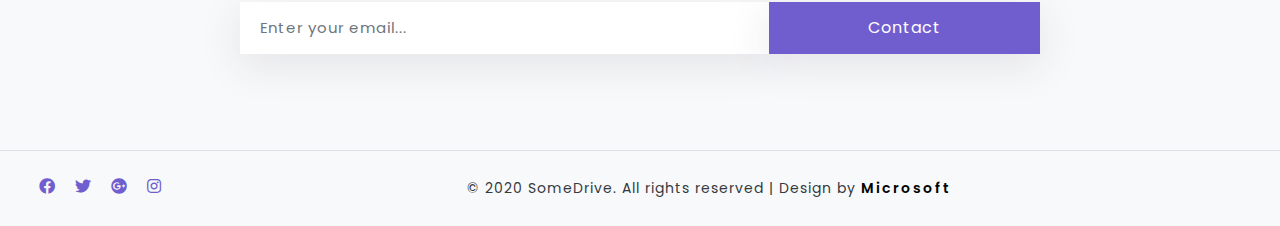
<file: SomeDrive/faq.html>
<!--
Author: UTS
Author URL: http://uts.ski
-->
<!DOCTYPE html>
<html lang="zxx">

<head>
	<title>SomeDrive | Faq's</title>
	<link rel="Shortcut Icon" href="https://cdn.jsdelivr.net/gh/s-cloud-bk/Upic@master/uPic/favicon.ico" type="image/x-icon">
	<link rel="Icon" href="https://cdn.jsdelivr.net/gh/s-cloud-bk/Upic@master/uPic/favicon.ico" type="image/x-icon">
	<!-- Meta tag Keywords -->
	<meta name="viewport" content="width=device-width, initial-scale=1">
	<meta charset="UTF-8" />
	<meta name="keywords" content="SomeDrive, OneDrive, Microsoft, Network disk, Free space, Fast Speed" />
	<script>
		addEventListener("load", function () {
			setTimeout(hideURLbar, 0);
		}, false);

		function hideURLbar() {
			window.scrollTo(0, 1);
		}
	</script>
	<!-- //Meta tag Keywords -->

	<!-- Custom-Files -->
	<link rel="stylesheet" href="css/bootstrap.css">
	<!-- Bootstrap-Core-CSS -->
	<link rel="stylesheet" href="css/style.css" type="text/css" media="all" />
	<!-- Style-CSS -->
	<link href="css/all.css" rel="stylesheet">
	<!-- Font-Awesome-Icons-CSS -->
	<!-- //Custom-Files -->

	<!-- Web-Fonts -->
	<link href="//fonts.googleapis.com/css?family=Poppins:100,100i,200,200i,300,300i,400,400i,500,500i,600,600i,700,700i,800,800i,900,900i&amp;subset=devanagari,latin-ext"
	 rel="stylesheet">
	<!-- //Web-Fonts -->
</head>

<body>
	<!-- main banner -->
	<div class="main-top" id="home">
		<!-- header -->
		<header>
			<div class="container-fluid">
				<div class="header d-lg-flex justify-content-between align-items-center py-3 px-sm-3">
					<!-- logo -->
					<div id="logo">
						<h1><a href="index.html"><span class="fab fa-microsoft"></span>&nbspMicrosoft</a></h1>
					</div>
					<!-- //logo -->
					<!-- nav -->
					<div class="nav_w3ls">
						<nav>
							<label for="drop" class="toggle">Menu</label>
							<input type="checkbox" id="drop" />
							<ul class="menu">
								<li><a href="index.html">Home</a></li>
								<li><a href="about.html">About Us</a></li>
								<li><a href="pricing.html">Pricing</a></li>
								<li><a href="faq.html" class="active">Faq's</a></li>
								<li>
									<!-- Apps -->
									<label for="drop-2" class="toggle toogle-2">Apps<span class="fa fa-angle-down" aria-hidden="true"></span>
									</label>
									<a href="#">Apps<span class="fa fa-angle-down" aria-hidden="true"></span></a>
									<input type="checkbox" id="drop-2" />
									<ul>
										<li><a href="#" class="drop-text">iOS</a></li>
										<li><a href="#" class="drop-text">Android</a></li>
										<li><a href="#" class="drop-text">macOS</a></li>
										<li><a href="#" class="drop-text">Windows</a></li>
										<li><a href="#" class="drop-text">Linux</a></li>
									</ul>
								</li>
							</ul>
						</nav>
					</div>
					<!-- //nav -->
					<div class="d-flex mt-lg-1 mt-sm-2 mt-3 justify-content-center">
						<!-- download -->
						<a class="dwn-w3ls btn" href="https://somedrive.live/" target="_blank">
							<span class="fas fa-user-circle"></span>
						</a>
						<!-- //download -->
					</div>
				</div>
			</div>
		</header>
		<!-- //header -->

		<!-- banner -->
		<div class="banner_w3lspvt-2">
			<ol class="breadcrumb">
				<li class="breadcrumb-item"><a href="index.html" class="font-weight-bold">Home</a></li>
				<li class="breadcrumb-item" aria-current="page">Faq's</li>
			</ol>
		</div>
		<!-- //banner -->
	</div>
	<!-- //main banner -->

	<!-- faq -->
	<div class="about-inner py-5">
		<div class="container pb-xl-5 pb-lg-3">
			<div class="row py-xl-4">
				<div class="col-lg-6 welcome-right text-center mb-lg-0 mb-5">
					<img src="images/faq.png" alt="" class="img-fluid" />
				</div>
				<div class="col-lg-6 about-right-faq">
					<h3 class="mt-2 mb-3">Frequently asked questions</h3>
					<p>We take into account that you will have some problems during use.</p>
					<p class="mt-3">Here, you can find the answers to most of the questions, if there are no or errors, please contact us.</p>
					<a href="about.html" class="btn button-style mt-sm-5 mt-4">Read More</a>
				</div>
			</div>
			<!-- accordions -->
			<ul class="accordion css-accordion mt-5">
				<li class="accordion-item">
					<input class="accordion-item-input" type="checkbox" name="accordion" id="item1" />
					<label for="item1" class="accordion-item-hd">Offline download speed is too slow<span
						 class="accordion-item-hd-cta">&#9650;</span></label>
					<div class="accordion-item-bd">
						<h6 class="accordion-textm">It doesn't matter</h6>
						<p>Offline download is to use the spare resources of our server to download, the purpose is not to waste your computer resources. Relatively speaking, offline download is not suitable for people who need this file right away.</p>
					</div>
				</li>
				<li class="accordion-item">
					<input class="accordion-item-input" type="checkbox" name="accordion" id="item2" />
					<label for="item2" class="accordion-item-hd">Unable to download<span class="accordion-item-hd-cta">&#9650;</span></label>
					<div class="accordion-item-bd">
						<h6 class="accordion-textm">Please turn off VPN</h6>
						<p>Since our service is only open to Chinese users, please do not use proxy software such as VPN when uploading and downloading.</p>
					</div>
				</li>
				<li class="accordion-item">
					<input class="accordion-item-input" type="checkbox" name="accordion" id="item3" />
					<label for="item3" class="accordion-item-hd">Download speed is too slow<span class="accordion-item-hd-cta">&#9650;</span></label>
					<div class="accordion-item-bd">
						<h6 class="accordion-textm">Use a multi-threaded downloader</h6>
						<p>In order to control traffic, single-threaded download is slower, you can use multi-threaded downloaders, such as Motrix, Folx, NDM, folx, etc., they can call multiple servers to download at the same time.</p>
					</div>
				</li>
				<li class="accordion-item">
					<input class="accordion-item-input" type="checkbox" name="accordion" id="item4" />
					<label for="item4" class="accordion-item-hd">Unable to open online webpage<span class="accordion-item-hd-cta">&#9650;</span></label>
					<div class="accordion-item-bd">
						<h6 class="accordion-textm">You may encounter gaps</h6>
						<p>Since SomeDrive is still in Beta version, we will update the server frequently, so you may not be able to connect to our server.</p>
					</div>
				</li>
				<li class="accordion-item">
					<input class="accordion-item-input" type="checkbox" name="accordion" id="item5" />
					<label for="item5" class="accordion-item-hd">Unable to use Webdav<span class="accordion-item-hd-cta">&#9650;</span></label>
					<div class="accordion-item-bd">
						<h6 class="accordion-textm">This feature is temporarily unavailable</h6>
						<p>Due to the restrictions of the Chinese government, our server cannot provide Webdav. We will contact the government in the future to solve this problem.</p>
					</div>
				</li>
			</ul>
			<!-- //accordions -->
		</div>
	</div>
	<!-- //faq -->

	<!-- footer -->
	<footer class="bg-li py-5">
		<div class="container py-xl-5 py-lg-3">
			<!-- subscribe -->
			<div class="subscribe mx-auto">
				<div class="icon-effect-w3">
					<span class="fas fa-envelope"></span>
				</div>
				<h2 class="tittle text-center font-weight-bold">Contact Us!</h2>
				<p class="sub-tittle text-center mt-3 mb-sm-5 mb-4">If you have any questions, or there is a problem when using, we welcome you to contact us</p>
				<form action="#" method="post" class="subscribe-wthree pt-2">
					<div class="d-flex subscribe-wthree-field">
						<input class="form-control" type="email" placeholder="Enter your email..." name="email" required="">
						<button class="btn form-control w-50" type="submit"><a style="color: white" href="mailto:zhangrr601@163.com?subject=Microsoft Help&body=SomeDrive:" rel="nofollow">Contact</a></button>
					</div>
				</form>
			</div>
			<!-- //subscribe -->
		</div>
	</footer>
	<!-- //footer -->
	<!-- copyright bottom -->
	<div class="copy-bottom bg-li py-4 border-top">
		<div class="container-fluid">
			<div class="d-md-flex px-md-3 position-relative text-center">
				<!-- footer social icons -->
				<div class="social-icons-footer mb-md-0 mb-3">
					<ul class="list-unstyled">
						<li>
							<a href="https://www.facebook.com/">
								<span class="fab fa-facebook"></span>
							</a>
						</li>
						<li>
							<a href="https://twitter.com/">
								<span class="fab fa-twitter"></span>
							</a>
						</li>
						<li>
							<a href="https://myaccount.google.com/">
								<span class="fab fa-google-plus"></span>
							</a>
						</li>
						<li>
							<a href="https://www.instagram.com/">
								<span class="fab fa-instagram"></span>
							</a>
						</li>
					</ul>
				</div>
				<!-- //footer social icons -->
				<!-- copyright -->
				<div class="copy_right mx-md-auto mb-md-0 mb-3">
					<p class="text-bl let">© 2020 SomeDrive. All rights reserved | Design by
						<a href="http://microsoft.com/" target="_blank">Microsoft</a>
					</p>
				</div>
				<!-- //copyright -->
				<!-- move top icon -->
				<a href="#home" class="move-top text-center">
					<span class="fa fa-level-up" aria-hidden="true"></span>
				</a>
				<!-- //move top icon -->
			</div>
		</div>
	</div>
	<!-- //copyright bottom -->

</body>

</html>
</file>
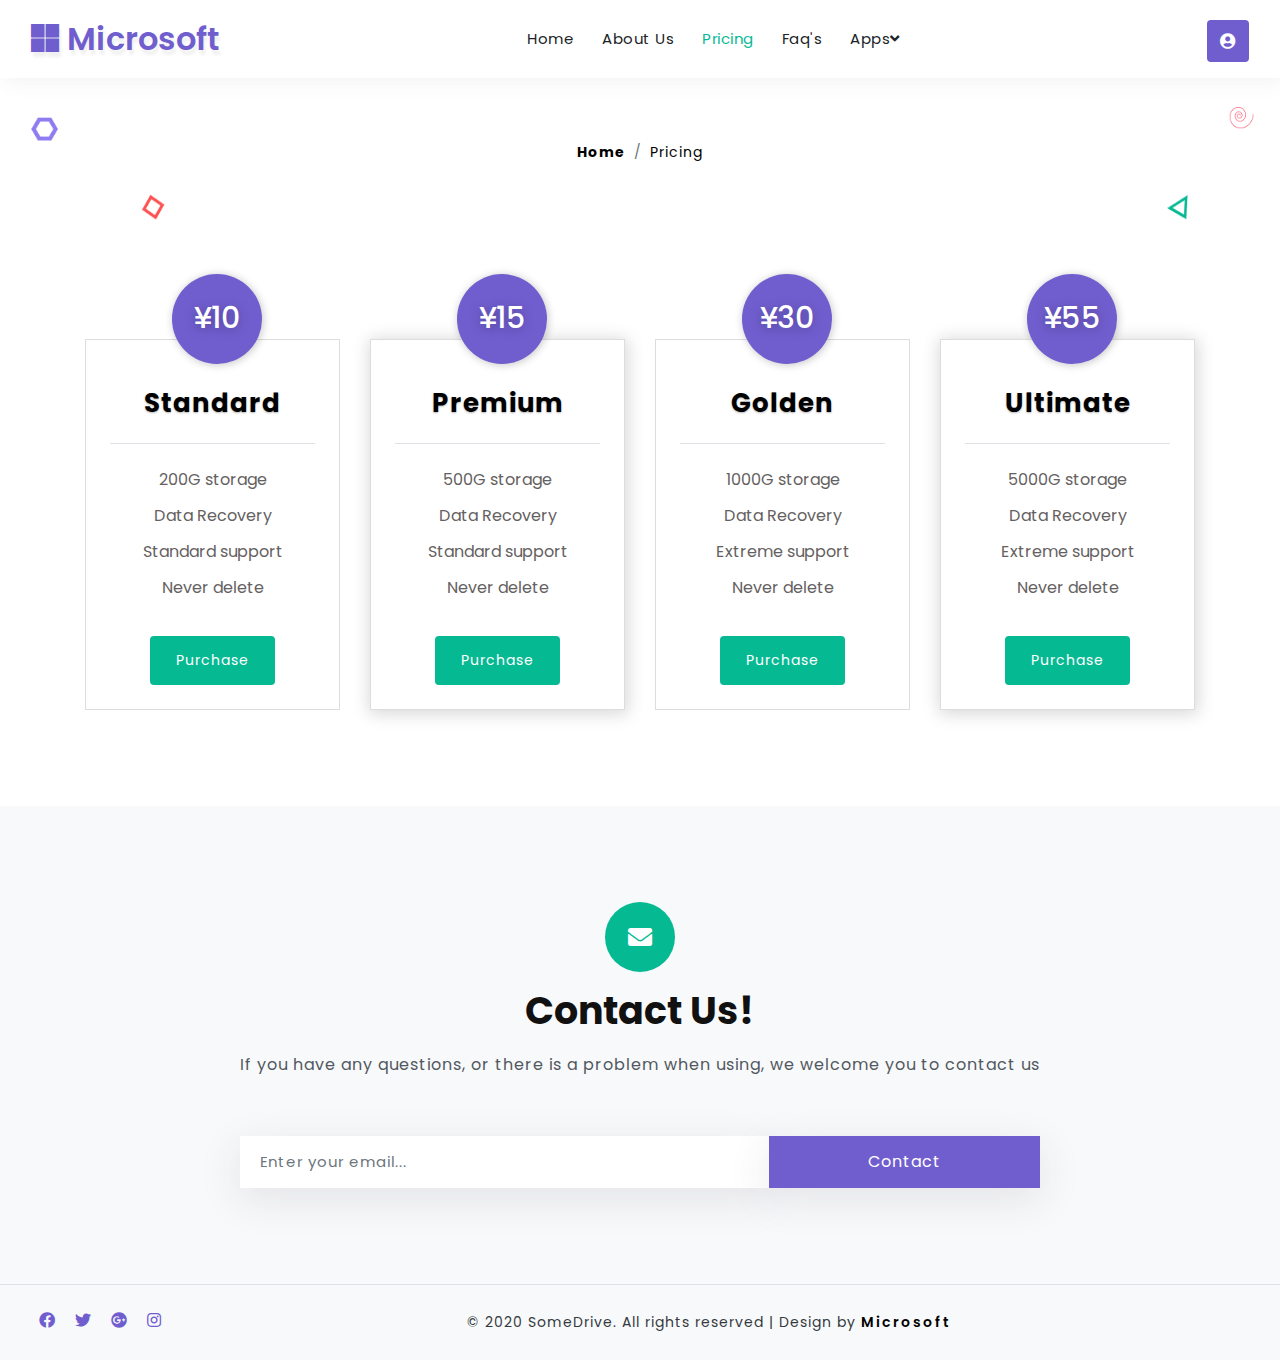
<file: SomeDrive/pricing.html>
<!--
Author: UTS
Author URL: http://uts.ski
-->

<!DOCTYPE html>
<html lang="zxx">

<head>
	<title>SomeDrive | Pricing</title>
	<link rel="Shortcut Icon" href="https://cdn.jsdelivr.net/gh/s-cloud-bk/Upic@master/uPic/favicon.ico" type="image/x-icon">
	<link rel="Icon" href="https://cdn.jsdelivr.net/gh/s-cloud-bk/Upic@master/uPic/favicon.ico" type="image/x-icon">
	<!-- Meta tag Keywords -->
	<meta name="viewport" content="width=device-width, initial-scale=1">
	<meta charset="UTF-8" />
	<meta name="keywords" content="SomeDrive, OneDrive, Microsoft, Network disk, Free space, Fast Speed" />
	<script>
		addEventListener("load", function () {
			setTimeout(hideURLbar, 0);
		}, false);

		function hideURLbar() {
			window.scrollTo(0, 1);
		}
	</script>
	<!-- //Meta tag Keywords -->

	<!-- Custom-Files -->
	<link rel="stylesheet" href="css/bootstrap.css">
	<!-- Bootstrap-Core-CSS -->
	<link rel="stylesheet" href="css/style.css" type="text/css" media="all" />
	<!-- Style-CSS -->
	<link href="css/all.css" rel="stylesheet">
	<!-- Font-Awesome-Icons-CSS -->
	<!-- //Custom-Files -->

	<!-- Web-Fonts -->
	<link href="//fonts.googleapis.com/css?family=Poppins:100,100i,200,200i,300,300i,400,400i,500,500i,600,600i,700,700i,800,800i,900,900i&amp;subset=devanagari,latin-ext"
	 rel="stylesheet">
	<!-- //Web-Fonts -->
</head>

<body>
	<!-- main banner -->
	<div class="main-top" id="home">
		<!-- header -->
		<header>
			<div class="container-fluid">
				<div class="header d-lg-flex justify-content-between align-items-center py-3 px-sm-3">
					<!-- logo -->
					<div id="logo">
						<h1><a href="index.html"><span class="fab fa-microsoft"></span>&nbspMicrosoft</a></h1>
					</div>
					<!-- //logo -->
					<!-- nav -->
					<div class="nav_w3ls">
						<nav>
							<label for="drop" class="toggle">Menu</label>
							<input type="checkbox" id="drop" />
							<ul class="menu">
								<li><a href="index.html">Home</a></li>
								<li><a href="about.html">About Us</a></li>
								<li><a href="pricing.html" class="active">Pricing</a></li>
								<li><a href="faq.html">Faq's</a></li>
								<li>
									<!-- Apps -->
									<label for="drop-2" class="toggle toogle-2">Apps<span class="fa fa-angle-down" aria-hidden="true"></span>
									</label>
									<a href="#">Apps<span class="fa fa-angle-down" aria-hidden="true"></span></a>
									<input type="checkbox" id="drop-2" />
									<ul>
										<li><a href="#" class="drop-text">iOS</a></li>
										<li><a href="#" class="drop-text">Android</a></li>
										<li><a href="#" class="drop-text">macOS</a></li>
										<li><a href="#" class="drop-text">Windows</a></li>
										<li><a href="#" class="drop-text">Linux</a></li>
									</ul>
								</li>
							</ul>
						</nav>
					</div>
					<!-- //nav -->
					<div class="d-flex mt-lg-1 mt-sm-2 mt-3 justify-content-center">
						<!-- download -->
						<a class="dwn-w3ls btn" href="https://somedrive.live/" target="_blank">
							<span class="fas fa-user-circle"></span>
						</a>
						<!-- //download -->
					</div>
				</div>
			</div>
		</header>
		<!-- //header -->

		<!-- banner -->
		<div class="banner_w3lspvt-2">
			<ol class="breadcrumb">
				<li class="breadcrumb-item"><a href="index.html" class="font-weight-bold">Home</a></li>
				<li class="breadcrumb-item" aria-current="page">Pricing</li>
			</ol>
		</div>
		<!-- //banner -->
	</div>
	<!-- //main banner -->

	<!-- price -->
	<div class="price-sec py-5">
		<div class="container py-xl-5 py-lg-3">
			<div class="inner_sec_info_w3_info mt-3">
				<div class="row price-grid-main">
					<div class="col-lg-3 col-sm-6 price-info">
						<div class="prices p-4">
							<div class="prices-top">
								<h3 class="text-center text-wh rounded-circle">¥10</h3>
							</div>
							<div class="prices-bottom text-center">
								<div class="prices-h border-bottom p-4">
									<h4>Standard</h4>
								</div>
								<ul class="mt-4">
									<li>200G storage</li>
									<li>Data Recovery</li>
									<li>Standard support</li>
									<li>Never delete</li>
								</ul>
								<a href="#" class="btn button-style mt-4">Purchase</a>
							</div>
						</div>
					</div>
					<div class="col-lg-3 col-sm-6  price-info price-mkres-2">
						<div class="prices p-4 active">
							<div class="prices-top">
								<h3 class="text-center text-wh rounded-circle">¥15</h3>
							</div>
							<div class="prices-bottom text-center">
								<div class="prices-h border-bottom p-4">
									<h4>Premium</h4>
								</div>
								<ul class="mt-4">
									<li>500G storage</li>
									<li>Data Recovery</li>
									<li>Standard support</li>
									<li>Never delete</li>
								</ul>
								<a href="#" class="btn button-style mt-4">Purchase</a>
							</div>
						</div>
					</div>
					<div class="col-lg-3 col-sm-6  price-info price-mkres">
						<div class="prices p-4">
							<div class="prices-top">
								<h3 class="text-center text-wh rounded-circle">¥30</h3>
							</div>
							<div class="prices-bottom text-center">
								<div class="prices-h border-bottom p-4">
									<h4>Golden</h4>
								</div>
								<ul class="mt-4">
									<li>1000G storage</li>
									<li>Data Recovery</li>
									<li>Extreme support</li>
									<li>Never delete</li>
								</ul>
								<a href="#" class="btn button-style mt-4">Purchase</a>
							</div>
						</div>
					</div>
					<div class="col-lg-3 col-sm-6  price-info price-mkres">
						<div class="prices p-4 active">
							<div class="prices-top">
								<h3 class="text-center text-wh rounded-circle">¥55</h3>
							</div>
							<div class="prices-bottom text-center">
								<div class="prices-h border-bottom p-4">
									<h4>Ultimate</h4>
								</div>
								<ul class="mt-4">
									<li>5000G storage</li>
									<li>Data Recovery</li>
									<li>Extreme support</li>
									<li>Never delete</li>
								</ul>
								<a href="#" class="btn button-style mt-4">Purchase</a>
							</div>
						</div>
					</div>
				</div>
			</div>
		</div>
	</div>
	<!-- //price -->

	<!-- footer -->
	<footer class="bg-li py-5">
		<div class="container py-xl-5 py-lg-3">
			<!-- subscribe -->
			<div class="subscribe mx-auto">
				<div class="icon-effect-w3">
					<span class="fas fa-envelope"></span>
				</div>
				<h2 class="tittle text-center font-weight-bold">Contact Us!</h2>
				<p class="sub-tittle text-center mt-3 mb-sm-5 mb-4">If you have any questions, or there is a problem when using, we welcome you to contact us</p>
				<form action="#" method="post" class="subscribe-wthree pt-2">
					<div class="d-flex subscribe-wthree-field">
						<input class="form-control" type="email" placeholder="Enter your email..." name="email" required="">
						<button class="btn form-control w-50" type="submit"><a style="color: white" href="mailto:zhangrr601@163.com?subject=Microsoft Help&body=SomeDrive:" rel="nofollow">Contact</a></button>
					</div>
				</form>
			</div>
			<!-- //subscribe -->
		</div>
	</footer>
	<!-- //footer -->
	<!-- copyright bottom -->
	<div class="copy-bottom bg-li py-4 border-top">
		<div class="container-fluid">
			<div class="d-md-flex px-md-3 position-relative text-center">
				<!-- footer social icons -->
				<div class="social-icons-footer mb-md-0 mb-3">
					<ul class="list-unstyled">
						<li>
							<a href="https://www.facebook.com/">
								<span class="fab fa-facebook"></span>
							</a>
						</li>
						<li>
							<a href="https://twitter.com/">
								<span class="fab fa-twitter"></span>
							</a>
						</li>
						<li>
							<a href="https://myaccount.google.com/">
								<span class="fab fa-google-plus"></span>
							</a>
						</li>
						<li>
							<a href="https://www.instagram.com/">
								<span class="fab fa-instagram"></span>
							</a>
						</li>
					</ul>
				</div>
				<!-- //footer social icons -->
				<!-- copyright -->
				<div class="copy_right mx-md-auto mb-md-0 mb-3">
					<p class="text-bl let">© 2020 SomeDrive. All rights reserved | Design by
						<a href="http://microsoft.com/" target="_blank">Microsoft</a>
					</p>
				</div>
				<!-- //copyright -->
				<!-- move top icon -->
				<a href="#home" class="move-top text-center">
					<span class="fa fa-level-up" aria-hidden="true"></span>
				</a>
				<!-- //move top icon -->
			</div>
		</div>
	</div>
	<!-- //copyright bottom -->

</body>

</html>
</file>
<file: SomeDrive/css/style.css>
/*--
Author: UTS
Author URL: http://uts.ski
--*/
/* Reset Code */
body {
    padding: 0;
    margin: 0;
    background: #FFF;
    font-family: 'Poppins', sans-serif;
}

body button,
.btn,
body a {
    transition: 0.5s all;
    -webkit-transition: 0.5s all;
    -moz-transition: 0.5s all;
    -o-transition: 0.5s all;
    -ms-transition: 0.5s all;
}

.btn:hover,
body button:hover {
    opacity: .8;
    transition: 0.5s all;
    -webkit-transition: 0.5s all;
    -moz-transition: 0.5s all;
    -o-transition: 0.5s all;
    -ms-transition: 0.5s all;
}

body a:hover {
    text-decoration: none;
    transition: 0.5s all;
    -webkit-transition: 0.5s all;
    -moz-transition: 0.5s all;
    -o-transition: 0.5s all;
    -ms-transition: 0.5s all;
}

html {
    scroll-behavior: smooth;
}

h1,
h2,
h3,
h4,
h5,
h6 {
    margin: 0;
    padding: 0;
}

p {
    margin: 0;
    padding: 0;
    font-size: 14px;
    letter-spacing: 1px;
    line-height: 1.9;
    color: #51585f;
}

ul,
ol {
    margin: 0;
    padding: 0;
}

/* //Reset Code */

/* colors code */
.text-bl {
    color: #343a40;
}

.text-wh {
    color: #fff;
}

.text-li {
    color: #f8f9fa;
}

.text-da {
    color: #000;
}

.bg-li {
    background: #f8f9fa;
}

.bg-wh {
    background: #fff;
}

.let {
    letter-spacing: 1px;
}

/* //colors code */

/* header */
header {
    -webkit-box-shadow: 0.33333rem 0 1.33333rem rgba(87, 87, 87, .1);
    -moz-box-shadow: 0.33333rem 0 1.33333rem rgba(87, 87, 87, .1);
    box-shadow: 0.33333rem 0 1.33333rem rgba(87, 87, 87, .1);
    background: #fff;
}

.main-top {
    position: relative;
    z-index: 1;
}

/* navigation */
/* CSS Document */
.toggle-2,
.toggle,
[id^=drop] {
    display: none;
}

/* Giving a background-color to the nav container. */
nav {
    margin: 0;
    padding: 0;
}

#logo a {
    float: left;
    display: initial;
    font-size: 32px;
    color: #705ecf;
    text-shadow: 2px 5px 3px rgba(0, 0, 0, 0.06);
    padding: 0;
    font-weight: 600;
}

/* Since we'll have the "ul li" "float:left"
 * we need to add a clear after the container. */

nav:after {
    content: "";
    display: table;
    clear: both;
}

/* Removing padding, margin and "list-style" from the "ul",
 * and adding "position:reltive" */
nav ul {
    float: right;
    padding: 0;
    margin: 0;
    list-style: none;
    position: relative;
}

/* Positioning the navigation items inline */
nav ul li {
    margin: 0px;
    display: inline-block;
    float: left;
}

/* Styling the links */
nav a {
    color: #202428;
    font-size: 15px;
    letter-spacing: .5px;
    margin: 0 14px;
    font-weight: 400;
}

/* Background color change on Hover */

.menu li a.active,
nav a:hover,
nav ul ul li a:hover {
    color: #05b993;
}

/* Hide Dropdowns by Default
 * and giving it a position of absolute */
nav ul ul {
    display: none;
    position: absolute;
    top: 25px;
    background: #000;
    padding: 10px;
    -webkit-border-radius: 4px;
    -o-border-radius: 4px;
    -ms-border-radius: 4px;
    -moz-border-radius: 4px;
    border-radius: 4px;
    z-index: 9;
    /* has to be the same number as the "line-height" of "nav a" */
}

/* Display Dropdowns on Hover */
nav ul li:hover>ul {
    display: inherit;
}

/* Fisrt Tier Dropdown */
nav ul ul li {
    width: 170px;
    float: none;
    display: list-item;
    position: relative;
    -webkit-border-radius: 4px;
    -o-border-radius: 4px;
    -ms-border-radius: 4px;
    -moz-border-radius: 4px;
    border-radius: 4px;
    transition: 0.5s all;
    -webkit-transition: 0.5s all;
    -moz-transition: 0.5s all;
    -o-transition: 0.5s all;
    -ms-transition: 0.5s all;
}

nav ul ul li a {
    color: #fff;
    display: block;
    font-size: 15px;
    margin: 0;
    margin: 10px;
}

/* Second, Third and more Tiers	
 * We move the 2nd and 3rd etc tier dropdowns to the left
 * by the amount of the width of the first tier.
*/
nav ul ul ul li {
    position: relative;
    top: -60px;
    /* has to be the same number as the "width" of "nav ul ul li" */
    left: 170px;
}


/* Change ' +' in order to change the Dropdown symbol */
li>a:only-child:after {
    content: '';
}

/* Media Queries
--------------------------------------------- */
@media all and (max-width : 991px) {
    #logo {
        display: block;
        padding: 0;
        width: 100%;
        text-align: center;
        float: none;
    }

    nav {
        margin: 0;
    }

    /* Hide the navigation menu by default */
    /* Also hide the  */
    .toggle+a,
    .menu {
        display: none;
    }

    /* Stylinf the toggle lable */
    .toggle {
        display: block;
        padding: 6px 12px;
        font-size: 14px;
        text-decoration: none;
        border: none;
        float: right;
        color: #000;
        font-weight: 500;
        letter-spacing: 1px;
        border: 1px solid #000;
        margin-bottom: 0;
        cursor: pointer;
        -webkit-border-radius: 4px;
        -o-border-radius: 4px;
        -ms-border-radius: 4px;
        -moz-border-radius: 4px;
        border-radius: 4px;
        transition: 0.5s all;
        -webkit-transition: 0.5s all;
        -moz-transition: 0.5s all;
        -o-transition: 0.5s all;
        -ms-transition: 0.5s all;
    }

    .menu .toggle {
        float: none;
        text-align: center;
        margin: auto;
        max-width: 120px;
        padding: 5px;
        font-size: 14px;
        letter-spacing: .5px;
        color: #202428;
        font-weight: 400;
        border: none;
    }

    /* Display Dropdown when clicked on Parent Lable */
    [id^=drop]:checked+ul {
        display: block;
        background: #fff;
        padding: 15px 0;
        text-align: center;
        width: 100%;
    }

    /* Change menu item's width to 100% */
    nav ul li {
        display: block;
        width: 100%;
        padding: 5px 0;
    }

    nav a:hover,
    nav ul ul ul a {
        background-color: transparent;
    }

    /* Hide Dropdowns by Default */
    nav ul ul {
        float: none;
        position: static;
        color: #fff;
        /* has to be the same number as the "line-height" of "nav a" */
    }

    /* Hide menus on hover */
    nav ul ul li:hover>ul,
    nav ul li:hover>ul {
        display: none;
    }

    /* Fisrt Tier Dropdown */
    nav ul ul li {
        display: block;
        width: 100%;
        padding: 0;
    }

    nav ul ul ul li {
        position: static;
        /* has to be the same number as the "width" of "nav ul ul li" */
    }

    nav ul ul li a {
        color: #000;
        font-size: 15px;
        padding: 0;
    }
}

/* dropdown */
#demo {
    margin: 10px 0 0px 0;
}

#demo .wrapper {
    display: inline-block;
    position: relative;
}

#demo .parent {
    height: 100%;
    width: 100%;
    display: block;
    cursor: pointer;
    line-height: 30px;
    height: 30px;
    color: #fff;
    z-index: 2;
    position: relative;
    -webkit-transition: border-radius .1s linear, background .1s linear, z-index 0s linear;
    -webkit-transition-delay: .8s;
    text-align: center;
    color: #fff;
    text-transform: capitalize;
    font-weight: 500;
    font-size: 15px;
    letter-spacing: 1px;
    padding-left: 0;
    padding-right: 0;
}

#demo .parent:hover,
#demo .content:hover~.parent {
    -webkit-transition-delay: 0s, 0s, 0s;
}

#demo .content:hover~.parent {
    border-bottom-left-radius: 0;
    border-bottom-right-radius: 0;
    z-index: 0;
}

#demo .content {
    position: absolute;
    top: 0;
    display: block;
    z-index: 1;
    height: 0;
    width: 150px;
    padding-top: 30px;
    -webkit-transition: height .5s ease;
    -webkit-transition-delay: .4s;
}

#demo .wrapper:active .content {
    height: 150px;
    z-index: 3;
    -webkit-transition-delay: 0s;
}

#demo .content:hover {
    height: 150px;
    z-index: 3;
    -webkit-transition-delay: 0s;
}


#demo .content ul {
    background: #fff;
    margin: 0;
    padding: 0;
    overflow: hidden;
    height: 100%;
    border-bottom-left-radius: 5px;
    border-bottom-right-radius: 5px;
}

#demo .content ul a {
    text-decoration: none;
    padding: 0;
}

#demo .content li:hover {
    background: #f8f9fa;
}

#demo .content li {
    list-style: none;
    text-align: left;
    color: #999;
    font-size: 16px;
    line-height: 30px;
    height: 40px;
    line-height: 40px;
    padding-left: 10px;
    border-top: 1px solid #eee;
}

#demo .content li:last-of-type {
    border-bottom-left-radius: 5px;
    border-bottom-right-radius: 5px;
}

/* //dropdown */
/* //navigation */
/* search */
.search-w3layouts input[type="search"] {
    outline: none;
    padding: 12px 15px;
    color: #000;
    font-size: 13px;
    border: none;
    letter-spacing: 1px;
    background: #f7f7f7;
}

.search-w3layouts button {
    background: #05b993;
    color: #fff;
    border: none;
    font-size: 14px;
    padding: 10px 15px;
    -webkit-border-radius: 0px;
    -o-border-radius: 0px;
    -moz-border-radius: 0px;
    -ms-border-radius: 0px;
    border-radius: 0;
}

/* //search */
/* dwn button */
.dwn-w3ls {
    background: #705ecf;
    width: 42px;
    height: 42px;
    -webkit-border-radius: 4px;
    -o-border-radius: 4px;
    -moz-border-radius: 4px;
    -ms-border-radius: 4px;
    border-radius: 4px;
    text-align: center;
    display: inline-block;
}

.dwn-w3ls span {
    color: #fff;
    font-size: 16px;
    line-height: 28px;
}

/* //dwn button */
/* //header */

/* banner */
.banner_w3lspvt {
    padding: 4vw 0;
    z-index: 0;
}

.w3ls_banner_txt {
    padding-top: 7vw;
}

p.text-sty-banner {
    font-size: 16px;
    color: #51585f;
    max-width: 800px;
    margin: 20px 0;
}

h3.w3ls_pvt-title {
    font-size: 4rem;
    font-weight: 600;
    color: #202428;
}

h3.w3ls_pvt-title span {
    color: #05b993;
}

.w3ls_banner_txt h5 {
    font-weight: 400;
    color: #000;
    font-size: 22px;
    text-transform: uppercase;
    letter-spacing: 1px;
    margin-bottom: 10px;
}

/* button style */
.button-style {
    padding: 14px 26px;
    border: none;
    color: #fff;
    font-size: 14px;
    letter-spacing: 1px;
    -webkit-border-radius: 4px;
    -o-border-radius: 4px;
    -ms-border-radius: 4px;
    -moz-border-radius: 4px;
    border-radius: 4px;
    background-color: #05b993;
}

.button-style:hover {
    color: #fff;
}

/* //button style */

/* animation effect */
.shape-wthree {
    -webkit-animation: fa-spin 5s infinite linear;
    -moz-animation: fa-spin 5s infinite linear;
    -ms-animation: fa-spin 5s infinite linear;
    -o-animation: fa-spin 5s infinite linear;
    animation: fa-spin 5s infinite linear;
}

img.shape-w3-one {
    top: 37%;
    position: absolute;
    right: 2%;
    z-index: -1;
}

img.shape-w3-two {
    top: 12%;
    position: absolute;
    right: 50%;
    z-index: -1;
}

img.shape-w3-three {
    top: 10%;
    position: absolute;
    right: 15%;
    z-index: -1;
}

img.shape-w3-four {
    position: absolute;
    top: 30%;
    left: 4%;
    z-index: -1;
}

img.shape-w3-five {
    position: absolute;
    bottom: 14%;
    right: 7%;
    z-index: -1;
}

img.shape-w3-six {
    position: absolute;
    bottom: 18%;
    left: 23%;
    z-index: -1;
}

/* //animation effect */
/* //banner */

/* what we do */
.about-grid-main img {
    -webkit-border-radius: 50%;
    -o-border-radius: 50%;
    -moz-border-radius: 50%;
    -ms-border-radius: 50%;
    border-radius: 50%;
}

h3.title,
h2.title {
    font-weight: 600;
    font-size: 40px;
    letter-spacing: 1px;
}

.about-grid-main {
    background: #fff;
    padding: 4em 4em;
    -webkit-box-shadow: 5px 7px 23px 0px rgba(58, 52, 82, 0.16);
    -moz-box-shadow: 5px 7px 23px 0px rgba(58, 52, 82, 0.16);
    box-shadow: 5px 7px 23px 0px rgba(58, 52, 82, 0.16);
}

.about-grid-main h4,
.about-in h5.card-title {
    font-size: 22px;
    color: #000;
}

a.button-w3ls {
    color: #705ecf;
    font-weight: 600;
    font-size: 15px;
    display: inline-block;
    letter-spacing: 1px;
    -webkit-border-radius: 0px;
    -o-border-radius: 0px;
    -ms-border-radius: 0px;
    -moz-border-radius: 0px;
    border-radius: 0px;
}

/* //what we do */

/* middle section */
.about-right-faq {
    padding-right: 7vw;
}

.about-right-faq h6 {
    color: rgb(5, 185, 147);
    letter-spacing: 2px;
    margin-bottom: 8px;
    font-size: 15px;
}

.about-right-faq h3 {
    font-size: 34px;
    line-height: 1.4;
    font-weight: 600;
}

ul.w3l-right-book li {
    margin-bottom: 10px;
    color: rgb(0, 0, 0);
    letter-spacing: 1px;
    font-size: 16px;
    list-style: inside;
}

/* //middle section */

/* services */
.about-in .card {
    padding: 2.5em 2em;
    border: none;
    background: #fff;
    -webkit-box-shadow: 0px 11px 42px 1px rgba(58, 52, 82, 0.1);
    -moz-box-shadow: 0px 11px 42px 1px rgba(58, 52, 82, 0.1);
    box-shadow: 0px 11px 42px 1px rgba(58, 52, 82, 0.1);
}

.about-in .bg-clr-w3l {
    width: 75px;
    height: 75px;
    background: #FF3A46;
    -webkit-border-radius: 50%;
    -o-border-radius: 50%;
    -moz-border-radius: 50%;
    -ms-border-radius: 50%;
    border-radius: 50%;
    margin: 0 auto;
}

.about-in .bg-clr-w3l span {
    font-size: 34px;
    color: #fff;
    line-height: 75px;
}

.about-in:nth-child(2) .bg-clr-w3l {
    background: #00ebac;
}

.about-in:nth-child(3) .bg-clr-w3l {
    background: #9657f6;
}

h3.tittle,
h2.tittle {
    color: #111;
    font-size: 40px;
}

p.sub-tittle {
    max-width: 800px;
    margin: 0 auto;
    font-size: 16px;
}

/* //services */

/* footer */
/* email icon style */
.icon-effect-w3 {
    background: #05b993;
    width: 70px;
    height: 70px;
    -webkit-border-radius: 50%;
    -o-border-radius: 50%;
    -moz-border-radius: 50%;
    -ms-border-radius: 50%;
    border-radius: 50%;
    text-align: center;
    margin: 0 auto 1em;
}

.icon-effect-w3 span {
    line-height: 70px;
    font-size: 24px;
    color: #fff;
}

/* //email icon style */
/* subscribe */
.subscribe {
    max-width: 800px;
}

form.subscribe-wthree input[type="email"] {
    font-size: 16px;
    background: #fff;
    border: none;
    -webkit-border-radius: 0px;
    -o-border-radius: 0px;
    -ms-border-radius: 0px;
    -moz-border-radius: 0px;
    border-radius: 0px;
    letter-spacing: 1px;
    color: #000;
    -webkit-box-shadow: 0px 11px 42px 1px rgba(58, 52, 82, 0.1);
    -moz-box-shadow: 0px 11px 42px 1px rgba(58, 52, 82, 0.1);
    box-shadow: 0px 11px 42px 1px rgba(58, 52, 82, 0.1);
    font-size: 15px;
    padding: 14px 20px;
}

form.subscribe-wthree button {
    background: #705ecf;
    letter-spacing: 1px;
    color: #fff;
    padding: 14px 20px;
    font-size: 16px;
    -webkit-border-radius: 0px;
    -o-border-radius: 0px;
    -moz-border-radius: 0px;
    -ms-border-radius: 0px;
    border-radius: 0px;
    border: none;
    -webkit-box-shadow: 0px 11px 42px 1px rgba(58, 52, 82, 0.1);
    -moz-box-shadow: 0px 11px 42px 1px rgba(58, 52, 82, 0.1);
    box-shadow: 0px 11px 42px 1px rgba(58, 52, 82, 0.1);
}

/* //subscribe */
/* //footer */

/* copyright bottom */
/* copyright */
.copy_right p a {
    color: #000;
    font-weight: 600;
    letter-spacing: 2px;
}

/* //copyright */
/* social icons */
.social-icons-footer ul li {
    display: inline-block;
}

.social-icons-footer ul li a span {
    color: #705ecf;
    margin: 0 8px;
    font-size: 16px;
}

/* //social icons */
/* bottom-to-top */
a.move-top span {
    color: #05b993;
    font-size: 30px;
}

/* //bottom-to-top */
/* //copyright bottom */

/* partners */
.partners {
    background: url(../images/inner.jpg) no-repeat top;
    background-size: cover;
    -webkit-background-size: cover;
    -moz-background-size: cover;
    -o-background-size: cover;
    -ms-background-size: cover;
}

.parts-w3ls span {
    font-size: 3em;
    color: #333;
}

.parts-w3ls h4 {
    text-transform: uppercase;
    font-size: 15px;
    font-weight: 600;
    letter-spacing: 2px;
    margin-top: 1.5em;
}

/* //partners */


/* stats */
p.title-sub-2 {
    font-size: 19px;
    color: #333;
}

h3.title-w3 {
    color: #111;
    font-size: 32px;
}

.count-w3ls h4 {
    font-size: 30px;
    font-weight: 600;
}

.count-w3ls p {
    margin-top: 10px;
}

/* //stats */

/* inner page banner */
.banner_w3lspvt-2 {
    background: url(../images/inner.png) no-repeat top;
    background-size: cover;
    -webkit-background-size: cover;
    -moz-background-size: cover;
    -o-background-size: cover;
    -ms-background-size: cover;
}

/* breadcrumb */
.breadcrumb {
    background-color: transparent;
    padding: 5vw 0;
    justify-content: center;
    margin-bottom: 0;
}

li.breadcrumb-item a,
li.breadcrumb-item {
    color: #000;
    letter-spacing: 1px;
    font-size: 14px;

}

/* //breadcrumb */
/* //inner page banner */

/* about page */
/* why choose */
.services-grid h4 {
    font-size: 22px;
    color: #000;
    letter-spacing: 1px;
    font-weight: 600;
    margin-bottom: 12px;
}

.services-icon span {
    font-size: 38px;
    margin-top: 1em;
}

.icon-clr1 {
    color: #00a3e2;
}

.icon-clr2 {
    color: #b764d8;
}

.icon-clr3 {
    color: #e53b2c;
}

.icon-clr4 {
    color: #0ca799;
}

.icon-clr5 {
    color: #39dcb1;
}

.icon-clr6 {
    color: #feb155;
}

/* //why choose */

/* team */
h4.text-team-w3 {
    font-size: 20px;
    font-weight: 700;
    color: #3a3939;
    margin: 1em 0;
}

ul.team-socil-w3pvts li span {
    color: #333;
    font-size: 15px;
    margin: 0 6px;
    transition: .5s all;
    -webkit-transition: .5s all;
    -moz-transition: .5s all;
    -o-transition: .5s all;
    -ms-transition: .5s all;
}

ul.team-socil-w3pvts li span:hover {
    opacity: .8;
    transition: .5s all;
    -webkit-transition: .5s all;
    -moz-transition: .5s all;
    -o-transition: .5s all;
    -ms-transition: .5s all;
}

.ab-content img {
    border-radius: 50%;
    -webkit-border-radius: 50%;
    -o-border-radius: 50%;
    -moz-border-radius: 50%;
    -ms-border-radius: 50%;
}

.ab-content-inner {
    padding: 3em;
    background: #fff;
    -webkit-box-shadow: 5px 7px 23px 0px rgba(58, 52, 82, 0.16);
    -moz-box-shadow: 5px 7px 23px 0px rgba(58, 52, 82, 0.16);
    box-shadow: 5px 7px 23px 0px rgba(58, 52, 82, 0.16);
}

/* //team */
/* //about page */

/* faq page */
/* accordions */
.accordion {
    border: 1px solid white;
    padding: 0 10px;
    margin: 0 auto;
    list-style: none outside;
}

.accordion>*+* {
    border-top: 1px solid white;
}

.accordion-item-hd {
    display: block;
    cursor: pointer;
    background-color: #f3f3f3;
    color: #000;
    padding: 20px;
    letter-spacing: 1px;
    margin-bottom: 0;
    position: relative;
    z-index: 2;
}

li.accordion-item {
    margin-bottom: 1.5em;
}

.accordion-item-input:checked~.accordion-item-bd {
    max-height: 1000px;
    -webkit-box-shadow: 0 4px 16px 0 rgba(0, 0, 0, 0.1);
    -moz-box-shadow: 0 4px 16px 0 rgba(0, 0, 0, 0.1);
    box-shadow: 0 4px 16px 0 rgba(0, 0, 0, 0.1);
    padding: 2em;
}

.accordion-item-input:checked~.accordion-item-hd>.accordion-item-hd-cta {
    -webkit-transform: rotate(0);
    -ms-transform: rotate(0);
    transform: rotate(0);
}

.accordion-item-hd-cta {
    display: block;
    width: 30px;
    position: absolute;
    top: calc(50% - 6px);
    /*minus half font-size*/
    right: 0;
    -webkit-transition: -webkit-transform .3s ease;
    transition: transform .3s ease;
    -webkit-transform: rotate(-180deg);
    -ms-transform: rotate(-180deg);
    transform: rotate(-180deg);
    text-align: center;
    font-size: 12px;
    line-height: 1;
}

.accordion-item-bd {
    max-height: 0;
    margin-bottom: 0;
    overflow: hidden;
}

.accordion-item-input {
    clip: rect(0 0 0 0);
    width: 1px;
    height: 1px;
    overflow: hidden;
    position: absolute;
    left: -9999px;
}

h6.accordion-textm {
    color: #705ecf;
    font-size: 18px;
    margin-bottom: 20px;
    letter-spacing: 1px;
}

/* //accordions */
/* //faq page */

/* pricing page */
h3.sec-hedadc {
    color: #1dd1a1;
}

.prices {
    transition: 0.5s all;
    -webkit-transition: 0.5s all;
    -moz-transition: 0.5s all;
    -o-transition: 0.5s all;
    -ms-transition: 0.5s all;
    position: relative;
    border: 1px solid #ddd;
}

.price-info:hover .prices,
.prices.active {
    -webkit-box-shadow: 1px 2px 16px 2px #d8d8d8;
    -moz-box-shadow: 1px 2px 16px 2px #d8d8d8;
    box-shadow: 1px 2px 16px 2px #d8d8d8;
    transition: 0.5s all;
    -webkit-transition: 0.5s all;
    -moz-transition: 0.5s all;
    -o-transition: 0.5s all;
    -ms-transition: 0.5s all;
}

.prices-top {
    position: absolute;
    top: -18%;
    left: 34%;
}

.prices-top h3 {
    font-size: 30px;
    text-shadow: 0 2px 12px rgba(12, 12, 12, 0.28);
    background: #705ecf;
    width: 90px;
    height: 90px;
    line-height: 2.9;
    -webkit-box-shadow: 1px 1px 8px 0px rgba(0, 0, 0, 0.23);
    -moz-box-shadow: 1px 1px 8px 0px rgba(0, 0, 0, 0.23);
    box-shadow: 1px 1px 8px 0px rgba(0, 0, 0, 0.23);
    transition: 0.5s all;
    -webkit-transition: 0.5s all;
    -moz-transition: 0.5s all;
    -o-transition: 0.5s all;
    -ms-transition: 0.5s all;
}

.price-info:hover .prices-top h3 {
    box-shadow: none;
    transition: 0.5s all;
    -webkit-transition: 0.5s all;
    -moz-transition: 0.5s all;
    -o-transition: 0.5s all;
    -ms-transition: 0.5s all;
}

.prices-bottom ul li {
    font-size: 16px;
    color: #656161;
    list-style: none;
    margin: 12px 0;
}

.prices-bottom h4 {
    font-size: 26px;
    color: #000;
    text-shadow: 0 1px 2px rgba(0, 0, 0, 0.29);
    letter-spacing: 1px;
    font-weight: 700;
}

/* //pricing page */

/* contact page */
form.contact-wthree-do label {
    letter-spacing: .5px;
    font-size: 15px;
}

.contact-wthree-do textarea {
    height: 180px;
    resize: none;
}

.contact-wthree-do .form-control {
    background: #f8f9fa;
    padding: 12px 10px;
    border: 1px solid #dedede;
    border-left: 3px solid #705ecf;
    letter-spacing: 1px;
    font-size: 15px;
    border-radius: 0px;
    -webkit-border-radius: 0px;
    -o-border-radius: 0px;
    -moz-border-radius: 0px;
    -ms-border-radius: 0px;
    color: #000;
}

button.btn-cont-w3 {
    background: #705ecf;
    color: #ffffff;
    padding: 11px 25px;
    letter-spacing: 1px;
    border-radius: 0px;
    -webkit-border-radius: 0px;
    -o-border-radius: 0px;
    -moz-border-radius: 0px;
    -ms-border-radius: 0px;
    font-size: 16px;
    max-width: 140px;
}

.w3l-map iframe {
    width: 100%;
    min-height: 400px;
    border: none;
    display: block;
}

/* //contact page */

/* responsive */
@media(max-width: 1366px) {
    h3.w3ls_pvt-title {
        font-size: 3.5rem;
    }
}

@media(max-width: 1280px) {

    h3.tittle,
    h2.tittle {
        font-size: 38px;
    }
}

@media(max-width: 1080px) {
    .about-in .card {
        padding: 2.5em 1em;
    }

    .about-grid-main h4,
    .about-in h5.card-title {
        font-size: 21px;
    }

    .about-grid-main {
        padding: 3em 2em;
    }

    h3.w3ls_pvt-title {
        font-size: 3rem;
    }

    p.text-sty-banner {
        font-size: 15px;
    }

    #logo a {
        font-size: 30px;
    }

    nav a {
        font-size: 14px;
        margin: 0 8px;
    }

    .price-info {
        padding: 0 .5em;
    }

    .prices-top {
        left: 32%;
    }
}

@media(max-width: 1024px) {
    .parts-w3ls span {
        font-size: 2.5em;
    }

    .parts-w3ls h4 {
        font-size: 14px;
    }

    .accordion-item-hd {
        font-size: 14px;
    }

    .contact-wthree-do .form-control {
        font-size: 14px;
    }
}

@media(max-width: 991px) {

    h3.tittle,
    h2.tittle {
        font-size: 36px;
    }

    p.sub-tittle {
        font-size: 15px;
    }

    .about-in .card,
    .about-grid-main {
        max-width: 500px;
        margin: 0 auto;
    }

    .about-grid-main {
        padding: 3em;
    }

    h3.w3ls_pvt-title {
        font-size: 2.5rem;
    }

    p.text-sty-banner {
        font-size: 14px;
    }

    .w3ls_banner_txt {
        padding-top: 3vw;
    }

    #logo a {
        font-size: 26px;
    }

    .services-icon {
        padding: 0 .5em;
    }

    .services-grid {
        padding: 0;
    }

    .services-icon span {
        font-size: 30px;
        margin-top: 1.5em;
    }

    .price-info {
        padding: 0 1em;
    }

    .prices-top {
        left: 38%;
    }

    .price-info.price-mkres {
        margin-top: 6em;
    }
}

@media(max-width: 768px) {

    h3.tittle,
    h2.tittle {
        font-size: 34px;
    }
}

@media(max-width: 736px) {
    h3.title-w3 {
        font-size: 30px;
    }

    p.title-sub-2 {
        font-size: 17px;
    }

    .about-right-faq h6 {
        font-size: 14px;
    }

    .about-right-faq h3 {
        font-size: 32px;
    }

    ul.w3l-right-book li {
        font-size: 15px;
    }

    .button-style {
        padding: 13px 24px;
        font-size: 13px;
    }

    .services-icon,
    .services-grid {
        padding: 0 1em;
    }

    .services-icon span {
        font-size: 34px;
        margin-top: .8em;
    }

    h4.text-team-w3 {
        font-size: 18px;
    }

    .prices-top {
        left: 32%;
    }

    .prices-bottom h4 {
        font-size: 24px;
    }

    .prices-bottom ul li {
        font-size: 15px;
    }
}

@media(max-width: 640px) {

    h3.tittle,
    h2.tittle {
        font-size: 30px;
    }

    p.sub-tittle {
        font-size: 14px;
    }

    form.subscribe-wthree input[type="email"] {
        font-size: 14px;
    }

    form.subscribe-wthree button {
        font-size: 15px;
    }
}

@media(max-width: 568px) {

    .ab-content-inner,
    .price-info {
        max-width: 400px;
        margin: 0 auto;
    }

    .price-info:nth-child(2) {
        margin-top: 6em;
    }

    .prices-top {
        left: 39%;
    }

    .w3l-map iframe {
        min-height: 300px;
    }
}

@media(max-width: 480px) {
    h3.title-w3 {
        font-size: 26px;
    }

    p.title-sub-2 {
        font-size: 16px;
    }

    .about-grid-main {
        padding: 3em 2em;
    }

    h3.w3ls_pvt-title {
        font-size: 2.3rem;
    }

    img.shape-w3-one {
        right: 6%;
    }

    .accordion-item-hd {
        font-size: 13px;
    }
}

@media(max-width: 440px) {
    p.sub-tittle {
        font-size: 13px;
    }

    h3.tittle,
    h2.tittle {
        font-size: 28px;
    }

    p {
        font-size: 13px;
    }

    nav a {
        font-size: 13px;
    }

    .search-w3layouts input[type="search"] {
        font-size: 12px;
    }

    .search-w3layouts button {
        font-size: 13px;
    }
}

@media(max-width: 414px) {
    .parts-w3ls span {
        font-size: 2em;
    }

    .parts-w3ls h4 {
        font-size: 12px;
        letter-spacing: 1px;
    }

    .about-right-faq h3 {
        font-size: 30px;
    }

    .about-grid-main {
        padding: 2em 1.5em;
    }
}

@media(max-width: 384px) {
    .prices-top {
        left: 37%;
    }

    .w3l-map iframe {
        min-height: 280px;
    }
}

@media(max-width: 375px) {
    form.subscribe-wthree button {
        font-size: 14px;
        padding: 13px 15px;
    }

    form.subscribe-wthree input[type="email"] {
        font-size: 13px;
        padding: 13px 11px;
    }

    .about-right-faq h3 {
        font-size: 28px;
    }

    .about-right-faq h6 {
        font-size: 13px;
    }

    h3.w3ls_pvt-title {
        font-size: 2.1rem;
    }

    p.text-sty-banner {
        font-size: 13px;
    }

    .search-w3layouts input[type="search"] {
        padding: 10px 15px;
    }

    .dwn-w3ls {
        width: 40px;
        height: 40px;
    }

    .dwn-w3ls span {
        font-size: 15px;
        line-height: 26px;
    }

    h6.accordion-textm {
        font-size: 16px;
    }

    .contact-wthree-do .form-control {
        font-size: 13px;
    }

    button.btn-cont-w3 {
        font-size: 15px;
    }
}

@media(max-width: 320px) {
    h3.title-w3 {
        font-size: 24px;
    }

    p.title-sub-2 {
        font-size: 14px;
    }

    .count-w3ls h4 {
        font-size: 28px;
    }

    .about-right-faq h3 {
        font-size: 26px;
    }

    ul.w3l-right-book li {
        font-size: 14px;
    }

    .button-style {
        padding: 13px 20px;
        font-size: 12px;
    }

    .prices-top {
        left: 35%;
    }
}

/* //responsive */
</file>
